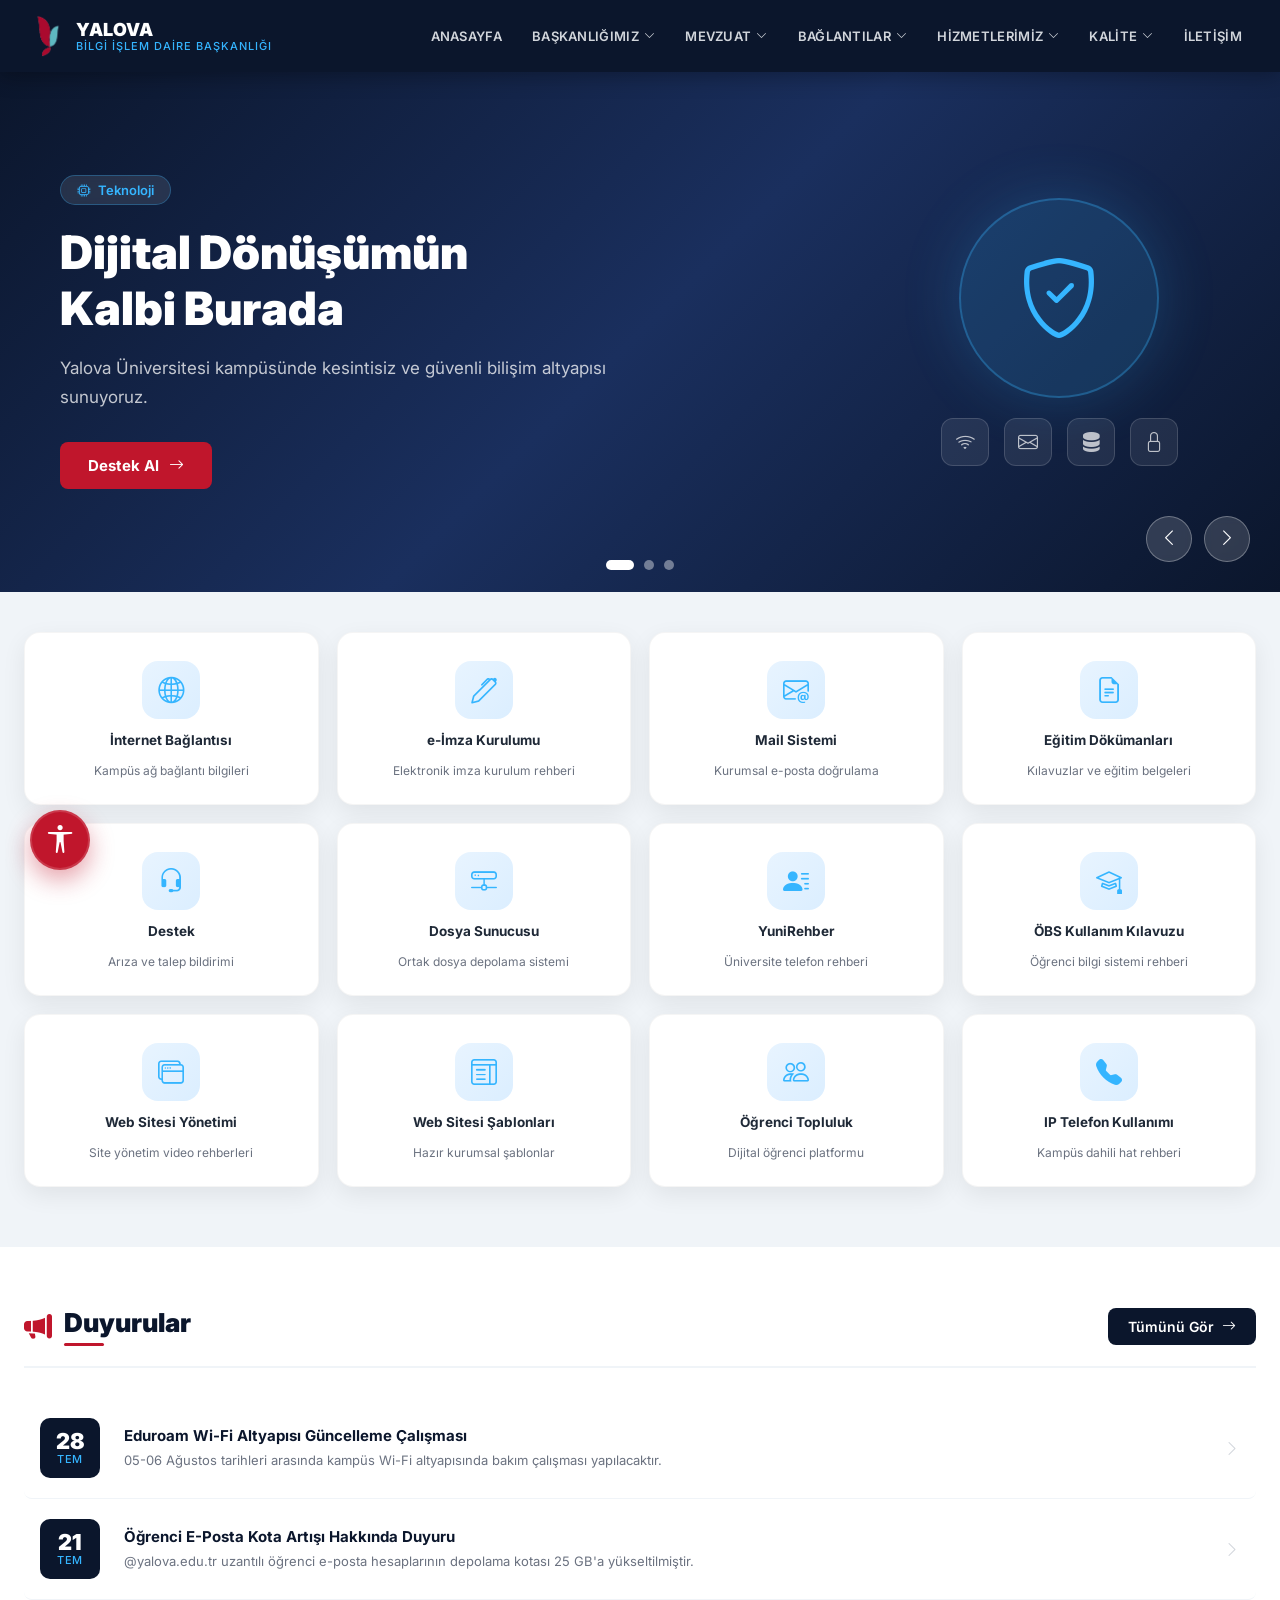
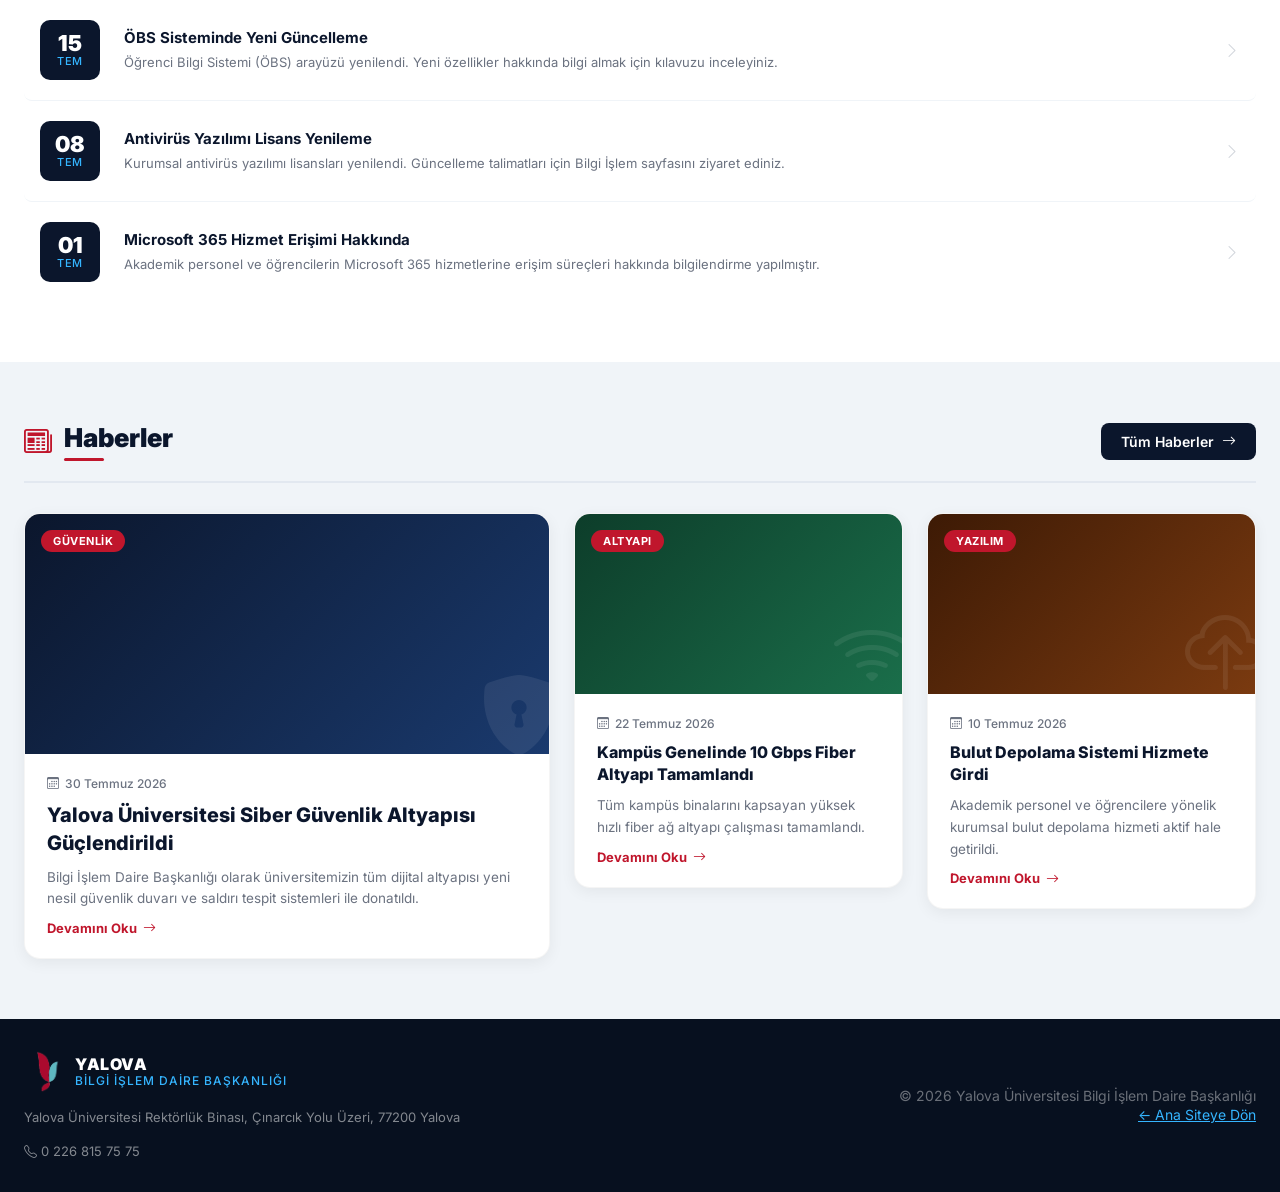
<file: bilgi-islem.html>
﻿<!DOCTYPE html>
<html lang="tr">
<head>
    <meta charset="UTF-8">
    <meta name="viewport" content="width=device-width, initial-scale=1.0">
    <title>Bilgi İşlem Daire Başkanlığı | Yalova Üniversitesi</title>
    <meta name="description" content="Yalova Üniversitesi Bilgi İşlem Daire Başkanlığı resmi sayfası">
    <link rel="preconnect" href="https://fonts.googleapis.com">
    <link rel="preconnect" href="https://fonts.gstatic.com" crossorigin>
    <link href="https://fonts.googleapis.com/css2?family=Inter:wght@300;400;500;600;700;900&display=swap" rel="stylesheet">
    <link href="https://cdn.jsdelivr.net/npm/bootstrap-icons@1.11.3/font/bootstrap-icons.min.css" rel="stylesheet">
    <link rel="stylesheet" href="css/bilgi-islem.css">
    <link rel="stylesheet" href="css/accessibility.css">
</head>
<body>

    <!-- NAVBAR -->
    <header class="bidb-navbar">
        <div class="nav-container">
            <a href="index.html" class="bidb-logo">
                <img src="yeni_logo_transparent.png" alt="Yalova Üniversitesi">
                <div class="bidb-logo-text">YALOVA <span>BİLGİ İŞLEM DAİRE BAŞKANLIĞI</span></div>
            </a>

            <ul class="bidb-menu">
                <li><a href="bilgi-islem.html">ANASAYFA</a></li>
                <li>
                    <a href="#">BAŞKANLIĞIMIZ <i class="bi bi-chevron-down"></i></a>
                    <ul class="bidb-dropdown">
                        <li><a href="https://bidb.yalova.edu.tr/tr/Icerik/Detay/misyon--vizyon">Misyon-Vizyon</a></li>
                        <li><a href="https://bidb.yalova.edu.tr/tr/Icerik/Detay/gorev-tanimlari">Görev Tanımları</a></li>
                        <li><a href="https://bidb.yalova.edu.tr/tr/Personeller/Index/yonetim">Yönetim</a></li>
                        <li><a href="https://bidb.yalova.edu.tr/tr/Personeller/Index/idari">Personeller Listesi</a></li>
                        <li><a href="https://bidb.yalova.edu.tr/Uploads/bidb/Kurumsal/bidb_organizasyon_semasi.pdf">Organizasyon Şeması</a></li>
                        <li><a href="https://bidb.yalova.edu.tr/tr/Icerik/Detay/hizmet-envanteri">Hizmet Envanteri</a></li>
                    </ul>
                </li>
                <li>
                    <a href="#">MEVZUAT <i class="bi bi-chevron-down"></i></a>
                    <ul class="bidb-dropdown">
                        <li><a href="https://yalova.edu.tr/tr/Icerik/Detay/yonetmelikler-2">Yönetmelikler</a></li>
                        <li><a href="https://www.yalova.edu.tr/tr/Icerik/Detay/universite-yonergeler">Yönergeler</a></li>
                        <li><a href="https://yalova.edu.tr/tr/Icerik/Detay/senato-esaslari-">Senato Esasları</a></li>
                        <li><a href="https://yalova.edu.tr/tr/Icerik/Detay/genelgeler">Genelgeler</a></li>
                        <li><a href="https://bidb.yalova.edu.tr/tr/Icerik/Detay/kanunlar">Kanunlar</a></li>
                    </ul>
                </li>
                <li>
                    <a href="#">BAĞLANTILAR <i class="bi bi-chevron-down"></i></a>
                    <ul class="bidb-dropdown">
                        <li><a href="https://dogrulama.yalova.edu.tr">E-Posta Doğrulama</a></li>
                        <li><a href="https://ubs.yalova.edu.tr/Enterprise/OrganizationManagement/PhoneBook/Index">Telefon Rehberi</a></li>
                        <li><a href="https://bidb.yalova.edu.tr/tr/Icerik/Detay/antivirus-programlari">Antivirüs Programları</a></li>
                        <li><a href="https://bidb.yalova.edu.tr/tr/Icerik/Detay/sifre-degistirme-islemleri">Şifre Değiştirme</a></li>
                        <li><a href="https://bidb.yalova.edu.tr/Icerik/Detay/web-sitesi-egitim-videolari">Web Sitesi Yönetim Videoları</a></li>
                    </ul>
                </li>
                <li>
                    <a href="#">HİZMETLERİMİZ <i class="bi bi-chevron-down"></i></a>
                    <ul class="bidb-dropdown">
                        <li><a href="https://ubs.yalova.edu.tr/MYBS/VarlikYonetimi/ServisTalepGiris/Index">Arıza/Talep Takip Sistemi</a></li>
                        <li><a href="https://bidb.yalova.edu.tr/tr/Icerik/Detay/ip-telefon-kullanim-kilavuzu">İP Telefon Kullanımı</a></li>
                        <li><a href="https://bidb.yalova.edu.tr/tr/Icerik/Detay/maxqda-analiz-programi">MaxQda Analiz Programı</a></li>
                    </ul>
                </li>
                <li>
                    <a href="#">KALİTE <i class="bi bi-chevron-down"></i></a>
                    <ul class="bidb-dropdown">
                        <li><a href="https://bkys.yalova.edu.tr/login">BKYS Giriş</a></li>
                        <li><a href="https://kalite.yalova.edu.tr/tr/Icerik/Detay/bkys-egitim-videosu">BKYS Eğitim Videosu</a></li>
                        <li><a href="https://bidb.yalova.edu.tr/tr/Icerik/Detay/Bilgi-Guvenligi-Politikasi">Bilgi Güvenliği Politikası</a></li>
                    </ul>
                </li>
                <li><a href="https://bidb.yalova.edu.tr/tr/iletisim">İLETİŞİM</a></li>
            </ul>

            <button class="mobile-toggle" id="bidbMobileToggle"><i class="bi bi-list"></i></button>
        </div>
    </header>

    <!-- SLIDER -->
    <section class="bidb-slider-section">
        <!-- Slayt 1 -->
        <div class="bidb-slide active">
            <div class="bidb-slide-bg" style="background: linear-gradient(135deg, #0b162c 0%, #1a2f5e 50%, #0b162c 100%);"></div>
            <div class="bidb-slide-content">
                <div class="slide-badge"><i class="bi bi-cpu"></i> Teknoloji</div>
                <h2>Dijital Dönüşümün<br>Kalbi Burada</h2>
                <p>Yalova Üniversitesi kampüsünde kesintisiz ve güvenli bilişim altyapısı sunuyoruz.</p>
                <a href="https://ubs.yalova.edu.tr/MYBS/VarlikYonetimi/ServisTalepGiris/Index" class="slide-cta">Destek Al <i class="bi bi-arrow-right"></i></a>
            </div>
            <div class="bidb-slide-visual">
                <div class="tech-orb">
                    <i class="bi bi-shield-check"></i>
                </div>
                <div class="floating-icons">
                    <span style="--delay:0s"><i class="bi bi-wifi"></i></span>
                    <span style="--delay:0.5s"><i class="bi bi-envelope"></i></span>
                    <span style="--delay:1s"><i class="bi bi-server"></i></span>
                    <span style="--delay:1.5s"><i class="bi bi-lock"></i></span>
                </div>
            </div>
        </div>

        <!-- Slayt 2 -->
        <div class="bidb-slide">
            <div class="bidb-slide-bg" style="background: linear-gradient(135deg, #1a0510 0%, #4a0e1e 50%, #1a0510 100%);"></div>
            <div class="bidb-slide-content">
                <div class="slide-badge"><i class="bi bi-headset"></i> Destek</div>
                <h2>Teknik Destek<br>Her Zaman Yanınızda</h2>
                <p>Arıza ve talep bildirimlerinizi sistemimizden kolayca iletebilirsiniz.</p>
                <a href="https://ubs.yalova.edu.tr/MYBS/VarlikYonetimi/ServisTalepGiris/Index" class="slide-cta">Talep Oluştur <i class="bi bi-arrow-right"></i></a>
            </div>
            <div class="bidb-slide-visual">
                <div class="tech-orb red">
                    <i class="bi bi-tools"></i>
                </div>
                <div class="floating-icons">
                    <span style="--delay:0s"><i class="bi bi-person-check"></i></span>
                    <span style="--delay:0.5s"><i class="bi bi-clock"></i></span>
                    <span style="--delay:1s"><i class="bi bi-telephone"></i></span>
                    <span style="--delay:1.5s"><i class="bi bi-chat-dots"></i></span>
                </div>
            </div>
        </div>

        <!-- Slayt 3 -->
        <div class="bidb-slide">
            <div class="bidb-slide-bg" style="background: linear-gradient(135deg, #051a14 0%, #0d3d2a 50%, #051a14 100%);"></div>
            <div class="bidb-slide-content">
                <div class="slide-badge"><i class="bi bi-wifi"></i> Ağ & İnternet</div>
                <h2>Eduroam ile<br>Sınırsız Bağlantı</h2>
                <p>Kampüsümüzde güvenli ve yüksek hızlı Wi-Fi ağına kesintisiz bağlanın.</p>
                <a href="https://bidb.yalova.edu.tr/tr/Icerik/Detay/sifre-degistirme-islemleri" class="slide-cta">Bağlanma Rehberi <i class="bi bi-arrow-right"></i></a>
            </div>
            <div class="bidb-slide-visual">
                <div class="tech-orb green">
                    <i class="bi bi-wifi"></i>
                </div>
                <div class="floating-icons">
                    <span style="--delay:0s"><i class="bi bi-laptop"></i></span>
                    <span style="--delay:0.5s"><i class="bi bi-phone"></i></span>
                    <span style="--delay:1s"><i class="bi bi-router"></i></span>
                    <span style="--delay:1.5s"><i class="bi bi-broadcast"></i></span>
                </div>
            </div>
        </div>

        <!-- Slider Kontroller -->
        <div class="slider-dots" id="sliderDots"></div>
        <div class="slider-controls">
            <button class="slider-btn" id="bidbPrevBtn"><i class="bi bi-chevron-left"></i></button>
            <button class="slider-btn" id="bidbNextBtn"><i class="bi bi-chevron-right"></i></button>
        </div>
    </section>

    <!-- HIZLI ERİŞİM -->
    <section class="bidb-quick-access">
        <div class="quick-grid">
            <a href="https://bidb.yalova.edu.tr/tr/Icerik/Detay/internet-baglanti-bilgileri" class="quick-card">
                <div class="quick-icon-wrap"><i class="bi bi-globe2"></i></div>
                <h3 class="quick-title">İnternet Bağlantısı</h3>
                <p class="quick-desc">Kampüs ağ bağlantı bilgileri</p>
            </a>
            <a href="https://bidb.yalova.edu.tr/tr/Icerik/Detay/e-imza-kurulumu" class="quick-card">
                <div class="quick-icon-wrap"><i class="bi bi-pen"></i></div>
                <h3 class="quick-title">e-İmza Kurulumu</h3>
                <p class="quick-desc">Elektronik imza kurulum rehberi</p>
            </a>
            <a href="https://dogrulama.yalova.edu.tr" class="quick-card">
                <div class="quick-icon-wrap"><i class="bi bi-envelope-at"></i></div>
                <h3 class="quick-title">Mail Sistemi</h3>
                <p class="quick-desc">Kurumsal e-posta doğrulama</p>
            </a>
            <a href="https://bidb.yalova.edu.tr/Icerik/Detay/web-sitesi-egitim-videolari" class="quick-card">
                <div class="quick-icon-wrap"><i class="bi bi-file-earmark-text"></i></div>
                <h3 class="quick-title">Eğitim Dökümanları</h3>
                <p class="quick-desc">Kılavuzlar ve eğitim belgeleri</p>
            </a>
            <a href="https://ubs.yalova.edu.tr/MYBS/VarlikYonetimi/ServisTalepGiris/Index" class="quick-card">
                <div class="quick-icon-wrap"><i class="bi bi-headset"></i></div>
                <h3 class="quick-title">Destek</h3>
                <p class="quick-desc">Arıza ve talep bildirimi</p>
            </a>
            <a href="https://bidb.yalova.edu.tr/tr/Icerik/Detay/dosya-sunucusu" class="quick-card">
                <div class="quick-icon-wrap"><i class="bi bi-hdd-network"></i></div>
                <h3 class="quick-title">Dosya Sunucusu</h3>
                <p class="quick-desc">Ortak dosya depolama sistemi</p>
            </a>
            <a href="https://ubs.yalova.edu.tr/Enterprise/OrganizationManagement/PhoneBook/Index" class="quick-card">
                <div class="quick-icon-wrap"><i class="bi bi-person-lines-fill"></i></div>
                <h3 class="quick-title">YuniRehber</h3>
                <p class="quick-desc">Üniversite telefon rehberi</p>
            </a>
            <a href="https://bidb.yalova.edu.tr/tr/Icerik/Detay/obs-kullanim-kilavuzu" class="quick-card">
                <div class="quick-icon-wrap"><i class="bi bi-mortarboard"></i></div>
                <h3 class="quick-title">ÖBS Kullanım Kılavuzu</h3>
                <p class="quick-desc">Öğrenci bilgi sistemi rehberi</p>
            </a>
            <a href="https://bidb.yalova.edu.tr/Icerik/Detay/web-sitesi-egitim-videolari" class="quick-card">
                <div class="quick-icon-wrap"><i class="bi bi-window-stack"></i></div>
                <h3 class="quick-title">Web Sitesi Yönetimi</h3>
                <p class="quick-desc">Site yönetim video rehberleri</p>
            </a>
            <a href="https://bidb.yalova.edu.tr/tr/Icerik/Detay/web-sitesi-sablonlari" class="quick-card">
                <div class="quick-icon-wrap"><i class="bi bi-layout-text-window"></i></div>
                <h3 class="quick-title">Web Sitesi Şablonları</h3>
                <p class="quick-desc">Hazır kurumsal şablonlar</p>
            </a>
            <a href="https://bidb.yalova.edu.tr/tr/Icerik/Detay/ogrenci-topluluk" class="quick-card">
                <div class="quick-icon-wrap"><i class="bi bi-people"></i></div>
                <h3 class="quick-title">Öğrenci Topluluk</h3>
                <p class="quick-desc">Dijital öğrenci platformu</p>
            </a>
            <a href="https://bidb.yalova.edu.tr/tr/Icerik/Detay/ip-telefon-kullanim-kilavuzu" class="quick-card">
                <div class="quick-icon-wrap"><i class="bi bi-telephone-fill"></i></div>
                <h3 class="quick-title">IP Telefon Kullanımı</h3>
                <p class="quick-desc">Kampüs dahili hat rehberi</p>
            </a>
        </div>
    </section>

    <!-- DUYURULAR -->
    <section class="bidb-announcements">
        <div class="bidb-ann-container">
            <div class="bidb-ann-header">
                <div class="bidb-ann-title-wrap">
                    <i class="bi bi-megaphone-fill"></i>
                    <h2>Duyurular</h2>
                </div>
                <a href="https://bidb.yalova.edu.tr/tr/Duyurular" class="bidb-ann-all">Tümünü Gör <i class="bi bi-arrow-right"></i></a>
            </div>
            <div class="bidb-ann-list">
                <a href="#" class="bidb-ann-item">
                    <div class="bidb-ann-date">
                        <span class="ann-day">28</span>
                        <span class="ann-month">Tem</span>
                    </div>
                    <div class="bidb-ann-content">
                        <h4>Eduroam Wi-Fi Altyapısı Güncelleme Çalışması</h4>
                        <p>05-06 Ağustos tarihleri arasında kampüs Wi-Fi altyapısında bakım çalışması yapılacaktır.</p>
                    </div>
                    <i class="bi bi-chevron-right bidb-ann-arrow"></i>
                </a>
                <a href="#" class="bidb-ann-item">
                    <div class="bidb-ann-date">
                        <span class="ann-day">21</span>
                        <span class="ann-month">Tem</span>
                    </div>
                    <div class="bidb-ann-content">
                        <h4>Öğrenci E-Posta Kota Artışı Hakkında Duyuru</h4>
                        <p>@yalova.edu.tr uzantılı öğrenci e-posta hesaplarının depolama kotası 25 GB'a yükseltilmiştir.</p>
                    </div>
                    <i class="bi bi-chevron-right bidb-ann-arrow"></i>
                </a>
                <a href="#" class="bidb-ann-item">
                    <div class="bidb-ann-date">
                        <span class="ann-day">15</span>
                        <span class="ann-month">Tem</span>
                    </div>
                    <div class="bidb-ann-content">
                        <h4>ÖBS Sisteminde Yeni Güncelleme</h4>
                        <p>Öğrenci Bilgi Sistemi (ÖBS) arayüzü yenilendi. Yeni özellikler hakkında bilgi almak için kılavuzu inceleyiniz.</p>
                    </div>
                    <i class="bi bi-chevron-right bidb-ann-arrow"></i>
                </a>
                <a href="#" class="bidb-ann-item">
                    <div class="bidb-ann-date">
                        <span class="ann-day">08</span>
                        <span class="ann-month">Tem</span>
                    </div>
                    <div class="bidb-ann-content">
                        <h4>Antivirüs Yazılımı Lisans Yenileme</h4>
                        <p>Kurumsal antivirüs yazılımı lisansları yenilendi. Güncelleme talimatları için Bilgi İşlem sayfasını ziyaret ediniz.</p>
                    </div>
                    <i class="bi bi-chevron-right bidb-ann-arrow"></i>
                </a>
                <a href="#" class="bidb-ann-item">
                    <div class="bidb-ann-date">
                        <span class="ann-day">01</span>
                        <span class="ann-month">Tem</span>
                    </div>
                    <div class="bidb-ann-content">
                        <h4>Microsoft 365 Hizmet Erişimi Hakkında</h4>
                        <p>Akademik personel ve öğrencilerin Microsoft 365 hizmetlerine erişim süreçleri hakkında bilgilendirme yapılmıştır.</p>
                    </div>
                    <i class="bi bi-chevron-right bidb-ann-arrow"></i>
                </a>
            </div>
        </div>
    </section>

    <!-- HABERLER -->
    <section class="bidb-news">
        <div class="bidb-news-container">
            <div class="bidb-news-header">
                <div class="bidb-ann-title-wrap">
                    <i class="bi bi-newspaper"></i>
                    <h2>Haberler</h2>
                </div>
                <a href="https://bidb.yalova.edu.tr" class="bidb-ann-all">Tüm Haberler <i class="bi bi-arrow-right"></i></a>
            </div>
            <div class="bidb-news-grid">
                <!-- Haber 1 -->
                <a href="#" class="bidb-news-card bidb-news-card--featured">
                    <div class="bidb-news-img" style="background: linear-gradient(135deg,#0b162c,#1a3a6e);">
                        <i class="bi bi-shield-lock-fill bidb-news-bg-icon"></i>
                        <div class="bidb-news-badge">Güvenlik</div>
                    </div>
                    <div class="bidb-news-body">
                        <div class="bidb-news-date"><i class="bi bi-calendar3"></i> 30 Temmuz 2026</div>
                        <h3>Yalova Üniversitesi Siber Güvenlik Altyapısı Güçlendirildi</h3>
                        <p>Bilgi İşlem Daire Başkanlığı olarak üniversitemizin tüm dijital altyapısı yeni nesil güvenlik duvarı ve saldırı tespit sistemleri ile donatıldı.</p>
                        <span class="bidb-news-read">Devamını Oku <i class="bi bi-arrow-right"></i></span>
                    </div>
                </a>

                <!-- Haber 2 -->
                <a href="#" class="bidb-news-card">
                    <div class="bidb-news-img" style="background: linear-gradient(135deg,#0d3d2a,#1a6e4a);">
                        <i class="bi bi-wifi bidb-news-bg-icon"></i>
                        <div class="bidb-news-badge">Altyapı</div>
                    </div>
                    <div class="bidb-news-body">
                        <div class="bidb-news-date"><i class="bi bi-calendar3"></i> 22 Temmuz 2026</div>
                        <h3>Kampüs Genelinde 10 Gbps Fiber Altyapı Tamamlandı</h3>
                        <p>Tüm kampüs binalarını kapsayan yüksek hızlı fiber ağ altyapı çalışması tamamlandı.</p>
                        <span class="bidb-news-read">Devamını Oku <i class="bi bi-arrow-right"></i></span>
                    </div>
                </a>

                <!-- Haber 3 -->
                <a href="#" class="bidb-news-card">
                    <div class="bidb-news-img" style="background: linear-gradient(135deg,#3d1a05,#7a3a10);">
                        <i class="bi bi-cloud-upload bidb-news-bg-icon"></i>
                        <div class="bidb-news-badge">Yazılım</div>
                    </div>
                    <div class="bidb-news-body">
                        <div class="bidb-news-date"><i class="bi bi-calendar3"></i> 10 Temmuz 2026</div>
                        <h3>Bulut Depolama Sistemi Hizmete Girdi</h3>
                        <p>Akademik personel ve öğrencilere yönelik kurumsal bulut depolama hizmeti aktif hale getirildi.</p>
                        <span class="bidb-news-read">Devamını Oku <i class="bi bi-arrow-right"></i></span>
                    </div>
                </a>
            </div>
        </div>
    </section>

    <!-- FOOTER BASIT -->
    <footer class="bidb-footer">
        <div class="bidb-footer-inner">
            <div class="bidb-footer-left">
                <a href="index.html" class="bidb-logo" style="text-decoration:none;">
                    <img src="yeni_logo_transparent.png" alt="Yalova Üniversitesi" style="height:45px;">
                    <div class="bidb-logo-text" style="font-size:16px;">YALOVA <span style="font-size:12px;">BİLGİ İŞLEM DAİRE BAŞKANLIĞI</span></div>
                </a>
                <p>Yalova Üniversitesi Rektörlük Binası, Çınarcık Yolu Üzeri, 77200 Yalova</p>
                <p><i class="bi bi-telephone"></i> 0 226 815 75 75</p>
            </div>
            <div class="bidb-footer-right">
                <p style="color: rgba(255,255,255,0.4); font-size:14px;">© 2026 Yalova Üniversitesi Bilgi İşlem Daire Başkanlığı</p>
                <a href="index.html" style="color: #35b5ff; font-size:14px;">← Ana Siteye Dön</a>
            </div>
        </div>
    </footer>

    <script src="js/bidb-slider.js"></script>
    <!-- ERİŞİLEBİLİRLİK MENÜSÜ -->
    <button class="a11y-trigger" id="a11yTrigger" aria-label="Erişilebilirlik Menüsünü Aç">
        <i class="bi bi-universal-access"></i>
    </button>
    <div class="a11y-panel" id="a11yPanel">
        <div class="a11y-header">
            <h3><i class="bi bi-universal-access-circle"></i> Erişilebilirlik</h3>
            <button class="a11y-close" id="a11yClose"><i class="bi bi-x-lg"></i></button>
        </div>
        <div class="a11y-options">
            <button class="a11y-btn" id="btnHighContrast"><i class="bi bi-circle-half"></i> Yüksek Karşıtlık</button>
            <button class="a11y-btn" id="btnLargeText"><i class="bi bi-zoom-in"></i> Metni Büyüt</button>
            <button class="a11y-btn" id="btnReadableFont"><i class="bi bi-fonts"></i> Okunabilir Font</button>
            <button class="a11y-btn" id="btnHighlightLinks"><i class="bi bi-link-45deg"></i> Bağlantıları Vurgula</button>
            <button class="a11y-btn" id="btnStopAnimations"><i class="bi bi-pause-circle"></i> Animasyonları Durdur</button>
            <button class="a11y-btn a11y-reset" id="btnA11yReset"><i class="bi bi-arrow-counterclockwise"></i> Ayarları Sıfırla</button>
        </div>
    </div>
    <script src="js/accessibility.js"></script>
</body>
</html>
</file>
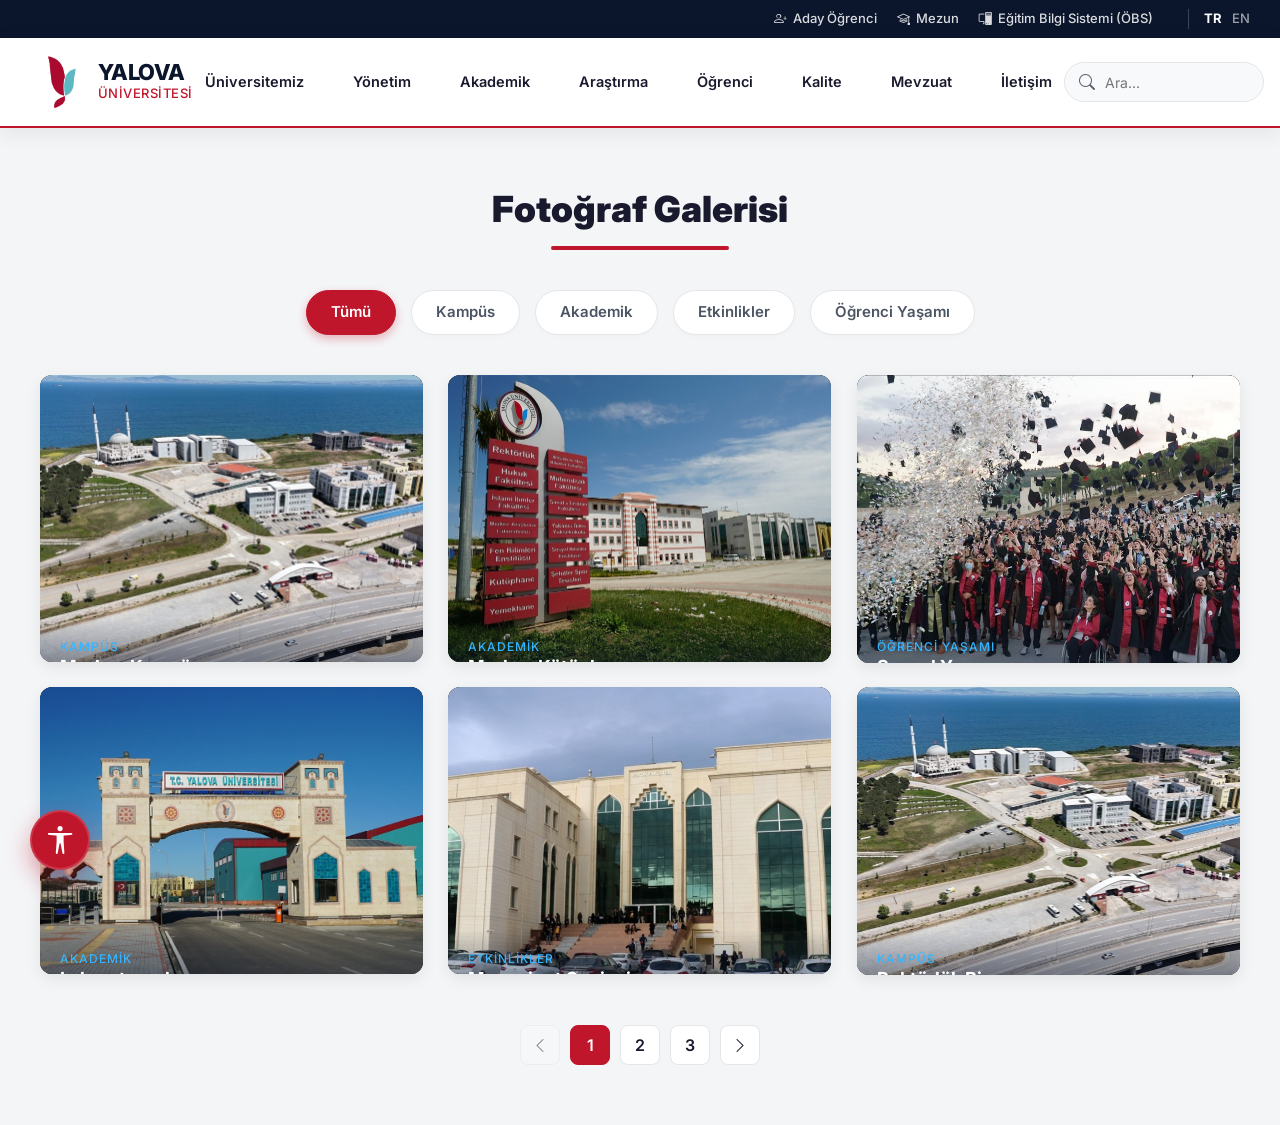
<file: galeri.html>
﻿<!DOCTYPE html>
<html lang="tr">
<head>
    <meta charset="UTF-8">
    <meta name="viewport" content="width=device-width, initial-scale=1.0">
    <title>Yalova Üniversitesi</title>
    <meta name="description" content="Yalova Üniversitesi resmi web sitesi">
    <link rel="preconnect" href="https://fonts.googleapis.com">
    <link rel="preconnect" href="https://fonts.gstatic.com" crossorigin>
    <link href="https://fonts.googleapis.com/css2?family=Inter:wght@300;400;500;600;700&display=swap" rel="stylesheet">
    <link href="https://cdn.jsdelivr.net/npm/bootstrap@5.3.3/dist/css/bootstrap.min.css" rel="stylesheet">
    <link href="https://cdn.jsdelivr.net/npm/bootstrap-icons@1.11.3/font/bootstrap-icons.min.css" rel="stylesheet">
    <link rel="stylesheet" href="css/navbar.css">
    <link rel="stylesheet" href="css/slider.css">
    <link rel="stylesheet" href="css/quick-access.css">
    <link rel="stylesheet" href="css/news.css">
    <link rel="stylesheet" href="css/announcements.css?v=5">
    <link rel="stylesheet" href="css/events.css">
    <link rel="stylesheet" href="css/stats.css">
    <link rel="stylesheet" href="css/gallery.css">
    <link rel="stylesheet" href="css/footer.css">
    <link rel="stylesheet" href="css/galeri-sayfasi.css">
    <link rel="stylesheet" href="css/accessibility.css">
</head>
<body>

            <!-- ===== TOP NAVBAR ===== -->
        <!-- ===== TOP BAR ===== -->
    <div class="top-bar">
        <div class="top-bar-container">
            <a href="#" class="top-bar-link"><i class="bi bi-person-plus"></i> Aday Öğrenci</a>
            <a href="#" class="top-bar-link"><i class="bi bi-mortarboard"></i> Mezun</a>
            <a href="#" class="top-bar-link"><i class="bi bi-pc-display"></i> Eğitim Bilgi Sistemi (ÖBS)</a>
            <div class="top-bar-lang">
                <a href="#" class="lang-option active">TR</a>
                <a href="#" class="lang-option">EN</a>
            </div>
        </div>
    </div>
    <header class="main-navbar">
        <div class="navbar-container">
            <!-- LOGO -->
            <a href="index.html" class="nav-logo-wrapper" style="text-decoration:none;">
                <img src="yeni_logo_transparent.png" alt="Yalova Üniversitesi" class="nav-logo-img">
                <div class="nav-logo-text">
                    <span class="nav-logo-title">YALOVA</span>
                    <span class="nav-logo-sub">ÜNİVERSİTESİ</span>
                </div>
            </a>

            <!-- MENU -->
            <nav class="nav-menu" id="navMenu">
                <!-- ÜNİVERSİTEMİZ -->
                <div class="nav-item-dropdown">
                    <a href="#" class="nav-link">Üniversitemiz</a>
                    <div class="mega-menu">
                        <div class="mega-menu-container">
                            <div class="mega-col">
                                <div class="mega-col-title">Kurumsal</div>
                                <a href="#" class="mega-link"><i class="bi bi-chevron-right"></i> Tarihçe</a>
                                <a href="#" class="mega-link"><i class="bi bi-chevron-right"></i> Misyon, Vizyon ve Değerlerimiz</a>
                                <a href="#" class="mega-link"><i class="bi bi-chevron-right"></i> Organizasyon Şeması</a>
                                <a href="#" class="mega-link"><i class="bi bi-chevron-right"></i> 2024-2028 Stratejik Planı</a>
                            </div>
                            <div class="mega-col">
                                <div class="mega-col-title">Genel Bilgi</div>
                                <a href="#" class="mega-link"><i class="bi bi-chevron-right"></i> Üniversitemizi Keşfedin</a>
                                <a href="#" class="mega-link"><i class="bi bi-chevron-right"></i> Sayılarla Üniversitemiz</a>
                                <a href="#" class="mega-link"><i class="bi bi-chevron-right"></i> Ziyaret Talep Formu</a>
                                <a href="#" class="mega-link"><i class="bi bi-chevron-right"></i> İş Birliklerimiz</a>
                                <a href="#" class="mega-link"><i class="bi bi-chevron-right"></i> E-Bülten</a>
                            </div>
                            <div class="mega-col">
                                <div class="mega-col-title">Komisyonlar</div>
                                <a href="#" class="mega-link"><i class="bi bi-chevron-right"></i> Bologna Eşgüdüm Komisyonu</a>
                                <a href="#" class="mega-link"><i class="bi bi-chevron-right"></i> Senato Mevzuat Komisyonu</a>
                                <a href="#" class="mega-link"><i class="bi bi-chevron-right"></i> Senato Eğitim Komisyonu</a>
                            </div>
                            <div class="mega-col">
                                <div class="mega-col-title">Tanıtım</div>
                                <a href="#" class="mega-link"><i class="bi bi-chevron-right"></i> Kurumsal Kimlik Rehberi</a>
                                <a href="#" class="mega-link"><i class="bi bi-chevron-right"></i> Yerleşke</a>
                                <a href="#" class="mega-link"><i class="bi bi-chevron-right"></i> Tanıtım Filmi</a>
                                <a href="#" class="mega-link"><i class="bi bi-chevron-right"></i> Sosyal Medya Hesaplarımız</a>
                            </div>
                        </div>
                    </div>
                </div>

                <!-- YÖNETİM -->
                <div class="nav-item-dropdown">
                    <a href="#" class="nav-link">Yönetim</a>
                    <div class="mega-menu">
                        <div class="mega-menu-container">
                            <div class="mega-col">
                                <div class="mega-col-title">Rektörlük</div>
                                <a href="#" class="mega-link"><i class="bi bi-chevron-right"></i> Rektör</a>
                                <a href="#" class="mega-link"><i class="bi bi-chevron-right"></i> Rektör Yardımcıları</a>
                                <a href="#" class="mega-link"><i class="bi bi-chevron-right"></i> Rektör Danışmanları</a>
                                <a href="#" class="mega-link"><i class="bi bi-chevron-right"></i> Üniversite Senatosu</a>
                                <a href="#" class="mega-link"><i class="bi bi-chevron-right"></i> Üniversite Yönetim Kurulu</a>
                                <a href="#" class="mega-link"><i class="bi bi-chevron-right"></i> İç Denetim Birimi Başkanlığı</a>
                                <a href="#" class="mega-link"><i class="bi bi-chevron-right"></i> Özel Kalem Müdürlüğü</a>
                            </div>
                            <div class="mega-col">
                                <div class="mega-col-title">Genel Sekreterlik</div>
                                <a href="#" class="mega-link"><i class="bi bi-chevron-right"></i> Genel Sekreterlik</a>
                                <a href="#" class="mega-link"><i class="bi bi-chevron-right"></i> Belge Yönetimi ve Arşiv Müd.</a>
                                <a href="#" class="mega-link"><i class="bi bi-chevron-right"></i> Güvenlik Şube Müd.</a>
                                <a href="#" class="mega-link"><i class="bi bi-chevron-right"></i> Taşınır İşlemleri Şube Müd.</a>
                                <a href="#" class="mega-link"><i class="bi bi-chevron-right"></i> Yazı İşleri ve Genel Evrak</a>
                                <a href="#" class="mega-link"><i class="bi bi-chevron-right"></i> Arama Kurtarma Birimi (YÜAK)</a>
                            </div>
                            <div class="mega-col">
                                <div class="mega-col-title">Daire Başkanlıkları</div>
                                <a href="bilgi-islem.html" class="mega-link"><i class="bi bi-chevron-right"></i> Bilgi İşlem (BİDB)</a>
                                <a href="#" class="mega-link"><i class="bi bi-chevron-right"></i> İdari ve Mali İşler</a>
                                <a href="#" class="mega-link"><i class="bi bi-chevron-right"></i> Kütüphane ve Dokümantasyon</a>
                                <a href="#" class="mega-link"><i class="bi bi-chevron-right"></i> Öğrenci İşleri</a>
                                <a href="#" class="mega-link"><i class="bi bi-chevron-right"></i> Personel Daire Başk.</a>
                                <a href="#" class="mega-link"><i class="bi bi-chevron-right"></i> SKS Daire Başkanlığı</a>
                                <a href="#" class="mega-link"><i class="bi bi-chevron-right"></i> Strateji Geliştirme</a>
                                <a href="#" class="mega-link"><i class="bi bi-chevron-right"></i> Yapı İşleri ve Teknik</a>
                            </div>
                            <div class="mega-col">
                                <div class="mega-col-title">İdari Birimler</div>
                                <a href="#" class="mega-link"><i class="bi bi-chevron-right"></i> Döner Sermaye İşletme Müd.</a>
                                <a href="#" class="mega-link"><i class="bi bi-chevron-right"></i> Enerji Yönetim Birimi</a>
                                <a href="#" class="mega-link"><i class="bi bi-chevron-right"></i> Hukuk Müşavirliği</a>
                                <a href="#" class="mega-link"><i class="bi bi-chevron-right"></i> Kurumsal İletişim ve Tanıtım</a>
                            </div>
                        </div>
                    </div>
                </div>

                <!-- AKADEMİK -->
                <div class="nav-item-dropdown">
                    <a href="#" class="nav-link">Akademik</a>
                    <div class="mega-menu">
                        <div class="mega-menu-container">
                            <div class="mega-col">
                                <div class="mega-col-title">Fakülteler</div>
                                <a href="#" class="mega-link"><i class="bi bi-chevron-right"></i> Hukuk Fakültesi</a>
                                <a href="#" class="mega-link"><i class="bi bi-chevron-right"></i> İktisadi ve İdari Bilimler</a>
                                <a href="#" class="mega-link"><i class="bi bi-chevron-right"></i> İnsan ve Toplum Bilimleri</a>
                                <a href="#" class="mega-link"><i class="bi bi-chevron-right"></i> İlahiyat Fakültesi</a>
                                <a href="#" class="mega-link"><i class="bi bi-chevron-right"></i> Mühendislik Fakültesi</a>
                            </div>
                            <div class="mega-col">
                                <div class="mega-col-title">Fakülteler (Devamı)</div>
                                <a href="#" class="mega-link"><i class="bi bi-chevron-right"></i> Sağlık Bilimleri Fakültesi</a>
                                <a href="#" class="mega-link"><i class="bi bi-chevron-right"></i> Sanat ve Tasarım Fakültesi</a>
                                <a href="#" class="mega-link"><i class="bi bi-chevron-right"></i> Spor Bilimleri Fakültesi</a>
                                <a href="#" class="mega-link"><i class="bi bi-chevron-right"></i> Tıp Fakültesi</a>
                            </div>
                            <div class="mega-col">
                                <div class="mega-col-title">Enstitüler & Yüksekokullar</div>
                                <a href="#" class="mega-link"><i class="bi bi-chevron-right"></i> Lisansüstü Eğitim Enstitüsü</a>
                                <a href="#" class="mega-link"><i class="bi bi-chevron-right"></i> Yabancı Diller Yüksekokulu</a>
                            </div>
                            <div class="mega-col">
                                <div class="mega-col-title">Meslek Yüksekokulları</div>
                                <a href="#" class="mega-link"><i class="bi bi-chevron-right"></i> Altınova MYO</a>
                                <a href="#" class="mega-link"><i class="bi bi-chevron-right"></i> Armutlu MYO</a>
                                <a href="#" class="mega-link"><i class="bi bi-chevron-right"></i> Çınarcık MYO</a>
                                <a href="#" class="mega-link"><i class="bi bi-chevron-right"></i> Termal Sağlık Hizmetleri MYO</a>
                                <a href="#" class="mega-link"><i class="bi bi-chevron-right"></i> Yalova MYO</a>
                            </div>
                        </div>
                    </div>
                </div>

                <!-- ARAŞTIRMA -->
                <div class="nav-item-dropdown">
                    <a href="#" class="nav-link">Araştırma</a>
                    <div class="mega-menu">
                        <div class="mega-menu-container">
                            <div class="mega-col">
                                <div class="mega-col-title">Uygulama ve Arş. Merkezleri</div>
                                <a href="#" class="mega-link"><i class="bi bi-chevron-right"></i> Acil Durum ve Afet Yönetimi</a>
                                <a href="#" class="mega-link"><i class="bi bi-chevron-right"></i> Engelli Çalışmaları</a>
                                <a href="#" class="mega-link"><i class="bi bi-chevron-right"></i> Fizyoterapi ve Rehabilitasyon</a>
                                <a href="#" class="mega-link"><i class="bi bi-chevron-right"></i> Girişimcilik ve İşletmecilik (YÜGİM)</a>
                                <a href="#" class="mega-link"><i class="bi bi-chevron-right"></i> Merkezi Araştırma Lab. (YÜMERLAB)</a>
                                <a href="#" class="mega-link"><i class="bi bi-chevron-right"></i> İslami Çalışmalar</a>
                            </div>
                            <div class="mega-col">
                                <div class="mega-col-title">Uygulama ve Arş. Merkezleri</div>
                                <a href="#" class="mega-link"><i class="bi bi-chevron-right"></i> Sürekli Eğitim (YÜSEM)</a>
                                <a href="#" class="mega-link"><i class="bi bi-chevron-right"></i> Kadın ve Aile Araştırmaları (YÜKAM)</a>
                                <a href="#" class="mega-link"><i class="bi bi-chevron-right"></i> Siber Güvenlik</a>
                                <a href="#" class="mega-link"><i class="bi bi-chevron-right"></i> Türkçe Öğretimi (YTÖMER)</a>
                                <a href="#" class="mega-link"><i class="bi bi-chevron-right"></i> Türk Dünyası Çalışmaları</a>
                                <a href="#" class="mega-link"><i class="bi bi-chevron-right"></i> Teknoloji Transfer Ofisi</a>
                            </div>
                            <div class="mega-col">
                                <div class="mega-col-title">Diğer Birimler</div>
                                <a href="#" class="mega-link"><i class="bi bi-chevron-right"></i> Uzaktan Eğitim (YÜZEM)</a>
                                <a href="#" class="mega-link"><i class="bi bi-chevron-right"></i> Uluslararası Öğrenci Koordinasyon</a>
                            </div>
                        </div>
                    </div>
                </div>

                <!-- ÖĞRENCİ -->
                <div class="nav-item-dropdown">
                    <a href="#" class="nav-link">Öğrenci</a>
                    <div class="mega-menu">
                        <div class="mega-menu-container">
                            <div class="mega-col">
                                <div class="mega-col-title">Hizmetler</div>
                                <a href="#" class="mega-link"><i class="bi bi-chevron-right"></i> Aday Öğrenciler</a>
                                <a href="#" class="mega-link"><i class="bi bi-chevron-right"></i> Akademik Takvim</a>
                                <a href="#" class="mega-link"><i class="bi bi-chevron-right"></i> Aylık Yemek Menüsü</a>
                                <a href="#" class="mega-link"><i class="bi bi-chevron-right"></i> Diploma Sorgulama</a>
                                <a href="#" class="mega-link"><i class="bi bi-chevron-right"></i> Mezun Portalı</a>
                            </div>
                            <div class="mega-col">
                                <div class="mega-col-title">İletişim & Yaşam</div>
                                <a href="#" class="mega-link"><i class="bi bi-chevron-right"></i> Öğrenci Bilgi Sistemi</a>
                                <a href="#" class="mega-link"><i class="bi bi-chevron-right"></i> Telefon Rehberi</a>
                                <a href="#" class="mega-link"><i class="bi bi-chevron-right"></i> Yalova'da Yaşam</a>
                                <a href="#" class="mega-link"><i class="bi bi-chevron-right"></i> Yerleşkede Hayat</a>
                            </div>
                        </div>
                    </div>
                </div>

                <!-- KALİTE -->
                <div class="nav-item-dropdown">
                    <a href="#" class="nav-link">Kalite</a>
                    <div class="mega-menu">
                        <div class="mega-menu-container">
                            <div class="mega-col">
                                <div class="mega-col-title">Sistemler</div>
                                <a href="#" class="mega-link"><i class="bi bi-chevron-right"></i> BKYS Giriş</a>
                                <a href="#" class="mega-link"><i class="bi bi-chevron-right"></i> BKYS Eğitim Videosu</a>
                                <a href="#" class="mega-link"><i class="bi bi-chevron-right"></i> BKYS Dokümantasyon</a>
                            </div>
                            <div class="mega-col">
                                <div class="mega-col-title">Kurullar</div>
                                <a href="#" class="mega-link"><i class="bi bi-chevron-right"></i> Danışma Kurulu</a>
                                <a href="#" class="mega-link"><i class="bi bi-chevron-right"></i> Akran Değerlendirme</a>
                                <a href="#" class="mega-link"><i class="bi bi-chevron-right"></i> Kalite Öğrenci Faaliyetleri</a>
                            </div>
                        </div>
                    </div>
                </div>

                <a href="#" class="nav-link">Mevzuat</a>
                <a href="iletisim.html" class="nav-link">İletişim</a>

            </nav>

            <!-- ACTIONS -->
            <div class="nav-actions">
                <div class="nav-search">
                    <i class="bi bi-search"></i>
                    <input type="text" placeholder="Ara...">
                </div>
                <!-- Sadece arama kaldı, butonlar Topbar'a taşındı -->
                <button class="mobile-toggle" id="mobileToggle"><i class="bi bi-list"></i></button>
            </div>
        </div>
    </header>

    <!-- ANA İÇERİK -->
        <main class="main-content" id="mainContent" style="padding: 0;">
        <section class="gallery-page-section">
            <div class="gallery-page-header">
                <h1 class="gallery-page-title">Fotoğraf Galerisi</h1>
            </div>

            <!-- Filtre Butonları -->
            <div class="gallery-filter-bar">
                <button class="filter-btn active" data-filter="all">Tümü</button>
                <button class="filter-btn" data-filter="kampus">Kampüs</button>
                <button class="filter-btn" data-filter="akademik">Akademik</button>
                <button class="filter-btn" data-filter="etkinlik">Etkinlikler</button>
                <button class="filter-btn" data-filter="yasam">Öğrenci Yaşamı</button>
            </div>

            <!-- Fotoğraf Izgarası (Grid) -->
            <div class="gallery-grid" id="galleryGrid">
                <!-- JS tarafından doldurulacak -->
            </div>

            <!-- Sayfalama (Pagination) -->
            <div class="gallery-pagination" id="galleryPagination">
                <!-- JS tarafından doldurulacak -->
            </div>
        </section>
    </main>

    <script src="https://cdn.jsdelivr.net/npm/bootstrap@5.3.3/dist/js/bootstrap.bundle.min.js"></script>
    <script src="js/navbar.js"></script>
    <script src="js/slider.js"></script>
    <script>
        // Haber kartları scroll navigasyonu
        function scrollNews(dir) {
            const track = document.getElementById('newsTrack');
            track.scrollBy({ left: dir * 370, behavior: 'smooth' });
        }

        // Duyurular scroll navigasyonu
        function scrollAnnouncements(dir) {
            const track = document.getElementById('annTrack');
            track.scrollBy({ left: dir * 460, behavior: 'smooth' });
        }

        // Duyurular Otomatik Kayma (Auto-play) Efekti
        document.addEventListener('DOMContentLoaded', function() {
            const annTrack = document.getElementById('annTrack');
            let annAutoScroll;
            
            function startAnnAutoScroll() {
                annAutoScroll = setInterval(() => {
                    if (!annTrack) return;
                    // Eğer sona ulaştıysak başa dön
                    if (annTrack.scrollLeft + annTrack.clientWidth >= annTrack.scrollWidth - 10) {
                        annTrack.scrollTo({ left: 0, behavior: 'smooth' });
                    } else {
                        annTrack.scrollBy({ left: 460, behavior: 'smooth' });
                    }
                }, 3500); // 3.5 saniyede bir kayar
            }

            function stopAnnAutoScroll() {
                clearInterval(annAutoScroll);
            }

            if (annTrack) {
                startAnnAutoScroll();
                // Mouse üzerine geldiğinde durdur, çekince tekrar başlat
                annTrack.addEventListener('mouseenter', stopAnnAutoScroll);
                annTrack.addEventListener('mouseleave', startAnnAutoScroll);
            }
        });

        // İstatistik Rakam Sayacı (Counter Animation)
        document.addEventListener('DOMContentLoaded', () => {
            const counters = document.querySelectorAll('.counter');
            
            const animateCounters = (entries, observer) => {
                entries.forEach(entry => {
                    if (entry.isIntersecting) {
                        const targetElement = entry.target;
                        const targetValue = +targetElement.getAttribute('data-target');
                        const duration = 2000; // 2 saniye
                        const frameRate = 1000 / 60; // 60 fps
                        const totalFrames = Math.round(duration / frameRate);
                        let currentFrame = 0;
                        
                        const counterInterval = setInterval(() => {
                            currentFrame++;
                            const progress = currentFrame / totalFrames;
                            // Easing out cubic
                            const easeOutProgress = 1 - Math.pow(1 - progress, 3);
                            const currentValue = Math.round(targetValue * easeOutProgress);
                            
                            // Sayıyı formatla (örn: 18500 -> 18.500)
                            targetElement.innerText = currentValue.toLocaleString('tr-TR');
                            
                            if (currentFrame >= totalFrames) {
                                clearInterval(counterInterval);
                                targetElement.innerText = targetValue.toLocaleString('tr-TR');
                            }
                        }, frameRate);
                        
                        // Animasyon bittikten sonra izlemeyi bırak
                        observer.unobserve(targetElement);
                    }
                });
            };

            const observer = new IntersectionObserver(animateCounters, {
                threshold: 0.5 // Ekranda %50'si göründüğünde başla
            });

            counters.forEach(counter => {
                observer.observe(counter);
            });
        });
    </script>
    <script src="js/galeri-sayfasi.js"></script>
    <!-- ERİŞİLEBİLİRLİK MENÜSÜ -->
    <button class="a11y-trigger" id="a11yTrigger" aria-label="Erişilebilirlik Menüsünü Aç">
        <i class="bi bi-universal-access"></i>
    </button>
    <div class="a11y-panel" id="a11yPanel">
        <div class="a11y-header">
            <h3><i class="bi bi-universal-access-circle"></i> Erişilebilirlik</h3>
            <button class="a11y-close" id="a11yClose"><i class="bi bi-x-lg"></i></button>
        </div>
        <div class="a11y-options">
            <button class="a11y-btn" id="btnHighContrast"><i class="bi bi-circle-half"></i> Yüksek Karşıtlık</button>
            <button class="a11y-btn" id="btnLargeText"><i class="bi bi-zoom-in"></i> Metni Büyüt</button>
            <button class="a11y-btn" id="btnReadableFont"><i class="bi bi-fonts"></i> Okunabilir Font</button>
            <button class="a11y-btn" id="btnHighlightLinks"><i class="bi bi-link-45deg"></i> Bağlantıları Vurgula</button>
            <button class="a11y-btn" id="btnStopAnimations"><i class="bi bi-pause-circle"></i> Animasyonları Durdur</button>
            <button class="a11y-btn a11y-reset" id="btnA11yReset"><i class="bi bi-arrow-counterclockwise"></i> Ayarları Sıfırla</button>
        </div>
    </div>
    <script src="js/accessibility.js"></script>
</body>
</html>
</file>
<file: css/bilgi-islem.css>
/* =========================================
   BİLGİ İŞLEM DAİRE BAŞKANLIĞI — BİDB CSS
   TAMAMEN İZOLE — ANA SAYFA İLE ÇAKIŞMAZ
   ========================================= */

*, *::before, *::after { box-sizing: border-box; margin: 0; padding: 0; }

:root {
    --red:    #C0162C;
    --red-dk: #a01022;
    --navy:   #0b162c;
    --cyan:   #35b5ff;
    --bg:     #f0f4f8;
    --white:  #ffffff;
    --text:   #1f2937;
    --muted:  #6b7280;
}

body {
    font-family: 'Inter', sans-serif;
    background: var(--bg);
    color: var(--text);
    overflow-x: hidden;
}

/* ——— NAVBAR ——— */
.bidb-navbar {
    background: var(--navy);
    position: sticky;
    top: 0;
    z-index: 1000;
    box-shadow: 0 4px 20px rgba(0,0,0,0.3);
}

.nav-container {
    max-width: 1400px;
    margin: 0 auto;
    display: flex;
    justify-content: space-between;
    align-items: center;
    padding: 0 24px;
    height: 72px;
}

.bidb-logo {
    display: flex;
    align-items: center;
    gap: 12px;
    text-decoration: none;
}
.bidb-logo img { height: 46px; }
.bidb-logo-text {
    color: #fff;
    font-size: 18px;
    font-weight: 900;
    line-height: 1.2;
    letter-spacing: 0.5px;
}
.bidb-logo-text span {
    display: block;
    font-size: 11px;
    font-weight: 500;
    color: var(--cyan);
    letter-spacing: 1px;
    text-transform: uppercase;
}

.bidb-menu {
    list-style: none;
    display: flex;
    gap: 2px;
}
.bidb-menu > li { position: relative; }
.bidb-menu > li > a {
    display: flex;
    align-items: center;
    gap: 5px;
    color: #d1d5db;
    text-decoration: none;
    font-size: 13px;
    font-weight: 600;
    padding: 8px 14px;
    border-radius: 6px;
    transition: all 0.25s;
    letter-spacing: 0.3px;
}
.bidb-menu > li > a:hover,
.bidb-menu > li > a.active {
    background: rgba(255,255,255,0.12);
    color: #fff;
}
.bidb-menu > li > a i { font-size: 11px; transition: transform 0.25s; }
.bidb-menu > li:hover > a i { transform: rotate(180deg); }

/* Dropdown */
.bidb-dropdown {
    position: absolute;
    top: calc(100% + 8px);
    left: 0;
    background: #fff;
    min-width: 230px;
    list-style: none;
    padding: 8px 0;
    border-radius: 10px;
    box-shadow: 0 12px 35px rgba(0,0,0,0.12);
    border-top: 3px solid var(--red);
    opacity: 0;
    visibility: hidden;
    transform: translateY(8px);
    transition: all 0.25s;
}
.bidb-menu > li:hover .bidb-dropdown {
    opacity: 1;
    visibility: visible;
    transform: translateY(0);
}
.bidb-dropdown li a {
    display: block;
    padding: 9px 20px;
    font-size: 13.5px;
    color: var(--text);
    text-decoration: none;
    transition: all 0.2s;
}
.bidb-dropdown li a:hover {
    background: #f9fafb;
    color: var(--red);
    padding-left: 26px;
}

.mobile-toggle {
    display: none;
    background: none;
    border: none;
    color: #fff;
    font-size: 26px;
    cursor: pointer;
}

/* ——— SLIDER ——— */
.bidb-slider-section {
    position: relative;
    height: 520px;
    overflow: hidden;
}

.bidb-slide {
    position: absolute;
    inset: 0;
    display: flex;
    align-items: center;
    opacity: 0;
    transition: opacity 0.8s ease;
}
.bidb-slide.active { opacity: 1; }

.bidb-slide-bg {
    position: absolute;
    inset: 0;
    z-index: 0;
}

/* Sol içerik */
.bidb-slide-content {
    position: relative;
    z-index: 2;
    padding: 60px;
    max-width: 55%;
}
.slide-badge {
    display: inline-flex;
    align-items: center;
    gap: 8px;
    background: rgba(255,255,255,0.1);
    color: var(--cyan);
    padding: 6px 16px;
    border-radius: 20px;
    font-size: 13px;
    font-weight: 600;
    border: 1px solid rgba(53,181,255,0.3);
    margin-bottom: 20px;
    backdrop-filter: blur(4px);
}
.bidb-slide-content h2 {
    color: #fff;
    font-size: 46px;
    font-weight: 900;
    line-height: 1.2;
    margin-bottom: 18px;
}
.bidb-slide-content p {
    color: rgba(255,255,255,0.75);
    font-size: 17px;
    line-height: 1.7;
    margin-bottom: 30px;
}
.slide-cta {
    display: inline-flex;
    align-items: center;
    gap: 10px;
    background: var(--red);
    color: #fff;
    text-decoration: none;
    padding: 14px 28px;
    border-radius: 8px;
    font-weight: 700;
    font-size: 15px;
    transition: all 0.3s;
}
.slide-cta:hover {
    background: var(--red-dk);
    color: #fff;
    transform: translateX(4px);
}

/* Sağ görsel animasyon */
.bidb-slide-visual {
    position: absolute;
    right: 8%;
    z-index: 2;
    display: flex;
    flex-direction: column;
    align-items: center;
    gap: 20px;
}

.tech-orb {
    width: 200px;
    height: 200px;
    border-radius: 50%;
    background: rgba(53,181,255,0.15);
    border: 2px solid rgba(53,181,255,0.3);
    display: flex;
    align-items: center;
    justify-content: center;
    font-size: 80px;
    color: var(--cyan);
    animation: pulseOrb 3s infinite ease-in-out;
    box-shadow: 0 0 60px rgba(53,181,255,0.2);
}
.tech-orb.red {
    background: rgba(192,22,44,0.15);
    border-color: rgba(192,22,44,0.3);
    color: #ff6b84;
    box-shadow: 0 0 60px rgba(192,22,44,0.2);
}
.tech-orb.green {
    background: rgba(16,185,129,0.15);
    border-color: rgba(16,185,129,0.3);
    color: #34d399;
    box-shadow: 0 0 60px rgba(16,185,129,0.2);
}
@keyframes pulseOrb {
    0%,100% { transform: scale(1); }
    50% { transform: scale(1.07); }
}

.floating-icons {
    display: flex;
    gap: 15px;
}
.floating-icons span {
    width: 48px;
    height: 48px;
    border-radius: 12px;
    background: rgba(255,255,255,0.08);
    border: 1px solid rgba(255,255,255,0.15);
    display: flex;
    align-items: center;
    justify-content: center;
    color: rgba(255,255,255,0.7);
    font-size: 20px;
    animation: floatIcon 2.5s infinite ease-in-out;
    animation-delay: var(--delay);
}
@keyframes floatIcon {
    0%,100% { transform: translateY(0); }
    50% { transform: translateY(-8px); }
}

/* Slider kontroller */
.slider-dots {
    position: absolute;
    bottom: 22px;
    left: 50%;
    transform: translateX(-50%);
    display: flex;
    gap: 10px;
    z-index: 5;
}
.slider-dot {
    width: 10px; height: 10px;
    border-radius: 50%;
    background: rgba(255,255,255,0.4);
    cursor: pointer;
    transition: all 0.3s;
    border: none;
}
.slider-dot.active {
    background: #fff;
    width: 28px;
    border-radius: 5px;
}

.slider-controls {
    position: absolute;
    right: 30px;
    bottom: 30px;
    display: flex;
    gap: 12px;
    z-index: 5;
}
.slider-btn {
    width: 46px; height: 46px;
    border-radius: 50%;
    background: rgba(255,255,255,0.15);
    border: 1px solid rgba(255,255,255,0.3);
    color: #fff;
    font-size: 18px;
    display: flex;
    align-items: center;
    justify-content: center;
    cursor: pointer;
    transition: all 0.3s;
    backdrop-filter: blur(4px);
}
.slider-btn:hover { background: var(--red); border-color: var(--red); }

/* ——— HIZLI ERİŞİM ——— */
.bidb-quick-access {
    max-width: 1400px;
    margin: 40px auto 60px;
    padding: 0 24px;
    position: relative;
    z-index: 10;
}

.quick-grid {
    display: grid;
    grid-template-columns: repeat(4, 1fr);
    gap: 18px;
}

.quick-card {
    background: #fff;
    border-radius: 16px;
    padding: 28px 18px 24px;
    text-align: center;
    text-decoration: none;
    color: var(--text);
    box-shadow: 0 8px 24px rgba(0,0,0,0.07);
    border: 1px solid rgba(0,0,0,0.04);
    transition: all 0.35s ease;
    display: flex;
    flex-direction: column;
    align-items: center;
    gap: 12px;
}
.quick-card:hover {
    transform: translateY(-8px);
    box-shadow: 0 16px 36px rgba(192,22,44,0.18);
}

.quick-icon-wrap {
    width: 58px; height: 58px;
    border-radius: 16px;
    background: linear-gradient(135deg, #e8f4ff, #dbeeff);
    color: var(--cyan);
    display: flex;
    align-items: center;
    justify-content: center;
    font-size: 26px;
    transition: all 0.35s;
}
.quick-card:hover .quick-icon-wrap {
    background: linear-gradient(135deg, var(--red), var(--red-dk));
    color: #fff;
    transform: scale(1.1) rotate(-5deg);
}

.quick-title {
    font-size: 13.5px;
    font-weight: 700;
    line-height: 1.4;
    color: var(--text);
}
.quick-desc {
    font-size: 12px;
    color: var(--muted);
    line-height: 1.5;
}

/* ——— FOOTER ——— */
.bidb-footer {
    background: #07101f;
    padding: 30px 24px;
}
.bidb-footer-inner {
    max-width: 1400px;
    margin: 0 auto;
    display: flex;
    justify-content: space-between;
    align-items: center;
    gap: 20px;
    flex-wrap: wrap;
}
.bidb-footer-left p {
    color: rgba(255,255,255,0.5);
    font-size: 13px;
    margin-top: 12px;
    line-height: 1.7;
}
.bidb-footer-right { text-align: right; }

/* ——— DUYURULAR ——— */
.bidb-announcements {
    padding: 60px 24px;
    background: #fff;
}

.bidb-ann-container {
    max-width: 1400px;
    margin: 0 auto;
}

.bidb-ann-header {
    display: flex;
    justify-content: space-between;
    align-items: center;
    margin-bottom: 30px;
    padding-bottom: 20px;
    border-bottom: 2px solid #f0f4f8;
}

.bidb-ann-title-wrap {
    display: flex;
    align-items: center;
    gap: 12px;
}

.bidb-ann-title-wrap i {
    font-size: 28px;
    color: var(--red);
}

.bidb-ann-title-wrap h2 {
    font-size: 26px;
    font-weight: 900;
    color: var(--navy);
    margin: 0;
    position: relative;
    padding-bottom: 8px;
}

.bidb-ann-title-wrap h2::after {
    content: '';
    position: absolute;
    bottom: 0;
    left: 0;
    width: 40px;
    height: 3px;
    background: var(--red);
    border-radius: 3px;
}

.bidb-ann-all {
    display: inline-flex;
    align-items: center;
    gap: 8px;
    background: var(--navy);
    color: #fff;
    text-decoration: none;
    padding: 10px 20px;
    border-radius: 8px;
    font-size: 14px;
    font-weight: 600;
    transition: all 0.3s;
}

.bidb-ann-all:hover {
    background: var(--red);
    color: #fff;
    gap: 12px;
}

.bidb-ann-list {
    display: flex;
    flex-direction: column;
    gap: 0;
}

.bidb-ann-item {
    display: flex;
    align-items: center;
    gap: 24px;
    padding: 20px 16px;
    text-decoration: none;
    color: var(--text);
    border-bottom: 1px solid #f0f4f8;
    border-radius: 8px;
    transition: all 0.25s;
}

.bidb-ann-item:last-child {
    border-bottom: none;
}

.bidb-ann-item:hover {
    background: #f8faff;
    padding-left: 24px;
}

.bidb-ann-item:hover .bidb-ann-arrow {
    color: var(--red);
    transform: translateX(4px);
}

.bidb-ann-date {
    min-width: 60px;
    height: 60px;
    background: var(--navy);
    border-radius: 10px;
    display: flex;
    flex-direction: column;
    align-items: center;
    justify-content: center;
    color: #fff;
    flex-shrink: 0;
}

.ann-day {
    font-size: 22px;
    font-weight: 900;
    line-height: 1;
}

.ann-month {
    font-size: 11px;
    font-weight: 500;
    color: var(--cyan);
    letter-spacing: 0.5px;
    text-transform: uppercase;
}

.bidb-ann-content {
    flex: 1;
}

.bidb-ann-content h4 {
    font-size: 15px;
    font-weight: 700;
    color: var(--navy);
    margin-bottom: 5px;
    line-height: 1.4;
}

.bidb-ann-content p {
    font-size: 13px;
    color: var(--muted);
    line-height: 1.5;
    margin: 0;
}

.bidb-ann-arrow {
    font-size: 16px;
    color: #d1d5db;
    transition: all 0.25s;
    flex-shrink: 0;
}

/* ——— HABERLER ——— */
.bidb-news {
    padding: 60px 24px;
    background: #f0f4f8;
}

.bidb-news-container {
    max-width: 1400px;
    margin: 0 auto;
}

.bidb-news-header {
    display: flex;
    justify-content: space-between;
    align-items: center;
    margin-bottom: 30px;
    padding-bottom: 20px;
    border-bottom: 2px solid #e2e8f0;
}

.bidb-news-grid {
    display: grid;
    grid-template-columns: 1.6fr 1fr 1fr;
    gap: 24px;
    align-items: start;
}

/* Haber Kartı */
.bidb-news-card {
    background: #fff;
    border-radius: 16px;
    overflow: hidden;
    text-decoration: none;
    color: var(--text);
    display: flex;
    flex-direction: column;
    box-shadow: 0 4px 15px rgba(0,0,0,0.06);
    transition: all 0.35s ease;
    border: 1px solid rgba(0,0,0,0.04);
}

.bidb-news-card:hover {
    transform: translateY(-6px);
    box-shadow: 0 12px 30px rgba(0,0,0,0.12);
    color: var(--text);
}

/* Resim Alanı */
.bidb-news-img {
    position: relative;
    height: 180px;
    display: flex;
    align-items: center;
    justify-content: center;
    overflow: hidden;
}

.bidb-news-card--featured .bidb-news-img {
    height: 240px;
}

.bidb-news-bg-icon {
    font-size: 80px;
    color: rgba(255,255,255,0.08);
    position: absolute;
    right: -10px;
    bottom: -10px;
}

.bidb-news-badge {
    position: absolute;
    top: 16px;
    left: 16px;
    background: var(--red);
    color: #fff;
    font-size: 11px;
    font-weight: 700;
    padding: 4px 12px;
    border-radius: 20px;
    letter-spacing: 0.5px;
    text-transform: uppercase;
}

/* İçerik Alanı */
.bidb-news-body {
    padding: 22px;
    display: flex;
    flex-direction: column;
    gap: 10px;
    flex: 1;
}

.bidb-news-date {
    font-size: 12px;
    color: var(--muted);
    display: flex;
    align-items: center;
    gap: 6px;
    font-weight: 500;
}

.bidb-news-body h3 {
    font-size: 16px;
    font-weight: 800;
    color: var(--navy);
    line-height: 1.4;
    margin: 0;
}

.bidb-news-card--featured .bidb-news-body h3 {
    font-size: 20px;
}

.bidb-news-body p {
    font-size: 13.5px;
    color: var(--muted);
    line-height: 1.6;
    margin: 0;
    flex: 1;
}

.bidb-news-read {
    display: inline-flex;
    align-items: center;
    gap: 6px;
    font-size: 13px;
    font-weight: 700;
    color: var(--red);
    margin-top: auto;
    transition: gap 0.2s;
}

.bidb-news-card:hover .bidb-news-read {
    gap: 10px;
}

/* ——— RESPONSIVE ——— */
@media (max-width: 1200px) {
    .quick-grid { grid-template-columns: repeat(3, 1fr); }
    .bidb-slide-visual { display: none; }
    .bidb-slide-content { max-width: 80%; padding: 40px; }
}
@media (max-width: 900px) {
    .bidb-menu { display: none; }
    .mobile-toggle { display: block; }
    .bidb-slide-content h2 { font-size: 32px; }
    .quick-grid { grid-template-columns: repeat(2, 1fr); }
}
@media (max-width: 576px) {
    .quick-grid { grid-template-columns: 1fr 1fr; }
    .bidb-slide-content { padding: 30px 24px; }
    .bidb-slide-content h2 { font-size: 26px; }
    .bidb-news-grid { grid-template-columns: 1fr; }
}
</file>
<file: css/accessibility.css>
/* =========================================
   ERİŞİLEBİLİRLİK (ACCESSIBILITY) CSS
   ========================================= */

/* --- PANAL VE BUTON TASARIMI --- */
.a11y-trigger {
    position: fixed;
    bottom: 30px;
    left: 30px;
    width: 60px;
    height: 60px;
    background: #C0162C;
    color: #fff;
    border-radius: 50%;
    display: flex;
    align-items: center;
    justify-content: center;
    font-size: 28px;
    cursor: pointer;
    box-shadow: 0 10px 25px rgba(192, 22, 44, 0.4);
    z-index: 9999;
    transition: all 0.3s ease;
    border: 2px solid rgba(255, 255, 255, 0.15);
}

.a11y-trigger:hover {
    transform: scale(1.1);
    background: #0b162c;
}

.a11y-panel {
    position: fixed;
    bottom: 100px;
    left: 30px;
    width: 320px;
    background: rgba(255, 255, 255, 0.95);
    backdrop-filter: blur(10px);
    border-radius: 16px;
    box-shadow: 0 15px 40px rgba(0, 0, 0, 0.15);
    border: 1px solid rgba(0,0,0,0.05);
    z-index: 9998;
    padding: 24px;
    opacity: 0;
    visibility: hidden;
    transform: translateY(20px);
    transition: all 0.3s ease;
}

.a11y-panel.open {
    opacity: 1;
    visibility: visible;
    transform: translateY(0);
}

.a11y-header {
    display: flex;
    justify-content: space-between;
    align-items: center;
    margin-bottom: 20px;
    padding-bottom: 15px;
    border-bottom: 1px solid #eee;
}

.a11y-header h3 {
    margin: 0;
    font-size: 18px;
    font-weight: 800;
    color: #0b162c;
    display: flex;
    align-items: center;
    gap: 8px;
}

.a11y-close {
    background: none;
    border: none;
    font-size: 24px;
    color: #6b7280;
    cursor: pointer;
    transition: color 0.2s;
}

.a11y-close:hover {
    color: #C0162C;
}

.a11y-options {
    display: flex;
    flex-direction: column;
    gap: 10px;
}

.a11y-btn {
    display: flex;
    align-items: center;
    gap: 12px;
    width: 100%;
    padding: 12px 16px;
    background: #f8f9fa;
    border: 1px solid #e5e7eb;
    border-radius: 10px;
    font-size: 14px;
    font-weight: 600;
    color: #374151;
    cursor: pointer;
    transition: all 0.2s;
}

.a11y-btn i {
    font-size: 18px;
    color: #35b5ff;
}

.a11y-btn:hover {
    background: #f3f4f6;
    border-color: #d1d5db;
}

.a11y-btn.active {
    background: #0b162c;
    color: #fff;
    border-color: #0b162c;
}

.a11y-btn.active i {
    color: #fff;
}

.a11y-reset {
    margin-top: 15px;
    background: #C0162C;
    color: #fff;
    justify-content: center;
    border-color: #C0162C;
}

.a11y-reset i {
    color: #fff;
}

.a11y-reset:hover {
    background: #a01022;
}

/* --- ERİŞİLEBİLİRLİK SINIFLARI (BODYA UYGULANIR) --- */

/* 1. Yüksek Karşıtlık (High Contrast) */
body.a11y-high-contrast, 
body.a11y-high-contrast * {
    background-color: #000000 !important;
    background-image: none !important;
    color: #ffffff !important;
    border-color: #ffffff !important;
    box-shadow: none !important;
}
body.a11y-high-contrast a,
body.a11y-high-contrast a * {
    color: #ffff00 !important;
    text-decoration: underline !important;
}
body.a11y-high-contrast img {
    filter: grayscale(100%) contrast(120%) !important;
}
/* A11y menüsünün kendisi yüksek karşıtlıkta bozulmasın */
body.a11y-high-contrast .a11y-panel, 
body.a11y-high-contrast .a11y-panel * {
    background-color: #000 !important;
    color: #fff !important;
    border-color: #fff !important;
}

/* 2. Metin Büyütme (Large Text) */
body.a11y-large-text p, 
body.a11y-large-text span, 
body.a11y-large-text a, 
body.a11y-large-text div, 
body.a11y-large-text li {
    font-size: 115% !important;
    line-height: 1.7 !important;
}
body.a11y-large-text h1, 
body.a11y-large-text h2, 
body.a11y-large-text h3 {
    font-size: 120% !important;
}

/* 3. Okunabilir Font (Readable Font) */
body.a11y-readable-font * {
    font-family: Arial, Helvetica, sans-serif !important;
    letter-spacing: 0.5px !important;
    word-spacing: 2px !important;
}

/* 4. Bağlantıları Vurgula (Highlight Links) */
body.a11y-highlight-links a {
    text-decoration: underline !important;
    text-decoration-thickness: 3px !important;
    text-decoration-color: #ffff00 !important;
    background-color: #000 !important;
    color: #fff !important;
    padding: 2px 4px !important;
    border-radius: 4px !important;
}
body.a11y-highlight-links .a11y-trigger,
body.a11y-highlight-links .a11y-btn {
    text-decoration: none !important;
    background-color: inherit !important;
    color: inherit !important;
}

/* 5. Animasyonları Durdur (Stop Animations) */
body.a11y-stop-animations *, 
body.a11y-stop-animations *::before, 
body.a11y-stop-animations *::after {
    transition: none !important;
    animation: none !important;
    scroll-behavior: auto !important;
}
</file>
<file: css/navbar.css>
/* =========================================
   YALOVA ÜNİVERSİTESİ — NAVBAR CSS
   ========================================= */

@import url('https://fonts.googleapis.com/css2?family=Inter:wght@300;400;500;600;700&display=swap');

:root {
    --navbar-height: 90px;
    --clr-red:        #C0162C;
    --clr-red-dark:   #9a1223;
    --clr-navy:       #0b162c;
    --clr-bg:         #f4f5f7;
    --clr-surface:    #ffffff;
    --clr-border:     #e4e6ea;
    --clr-text:       #1a1a2e;
    --clr-text-muted: #5a6270;
    --transition:     all 0.3s ease;
}

body {
    font-family: 'Inter', sans-serif;
    background: var(--clr-bg);
    color: var(--clr-text);
    margin: 0;
    padding: 0;
    display: block; /* Remove flex from body */
    overflow-x: hidden;
}

a { text-decoration: none; color: inherit; }

/* --- TOP BAR --- */
.top-bar {
    background: var(--clr-navy);
    color: #fff;
    height: 38px;
    display: flex;
    align-items: center;
    font-size: 13px;
    font-weight: 500;
}

.top-bar-container {
    max-width: 1500px;
    width: 100%;
    margin: 0 auto;
    padding: 0 30px;
    display: flex;
    justify-content: flex-end;
    align-items: center;
    gap: 20px;
}

.top-bar-link {
    display: flex;
    align-items: center;
    gap: 6px;
    opacity: 0.85;
    transition: var(--transition);
}

.top-bar-link:hover {
    opacity: 1;
    color: var(--clr-red-mid); /* Optional hover color */
}

.top-bar-lang {
    display: flex;
    gap: 10px;
    margin-left: 15px;
    padding-left: 15px;
    border-left: 1px solid rgba(255,255,255,0.2);
}

.lang-option {
    opacity: 0.6;
    transition: var(--transition);
}

.lang-option.active, .lang-option:hover {
    opacity: 1;
    font-weight: 700;
}

/* --- NAVBAR WRAPPER --- */
.main-navbar {
    position: sticky;
    top: 0;
    width: 100%;
    background: var(--clr-surface);
    height: var(--navbar-height);
    z-index: 1000;
    box-shadow: 0 4px 20px rgba(0,0,0,0.08);
    display: flex;
    align-items: center;
    border-bottom: 2px solid var(--clr-red);
    /* Needed for full-width mega menu positioning */
    position: relative; 
}

/* We still want it sticky, so let's use a wrapper if needed. But sticky acts as relative for absolute children. Let's make sure position sticky is kept. */
.main-navbar {
    position: sticky;
}

.navbar-container {
    max-width: 1500px;
    width: 100%;
    margin: 0 auto;
    padding: 0 30px;
    display: flex;
    justify-content: space-between;
    align-items: center;
    height: 100%;
}

/* --- LOGO --- */
.nav-logo-wrapper {
    display: flex;
    align-items: center;
    gap: 15px;
}

.nav-logo-img {
    height: 60px;
}

.nav-logo-text {
    display: flex;
    flex-direction: column;
}

.nav-logo-title {
    font-size: 22px;
    font-weight: 800;
    letter-spacing: -0.5px;
    color: var(--clr-navy);
    line-height: 1.1;
}

.nav-logo-sub {
    font-size: 13px;
    font-weight: 500;
    color: var(--clr-red);
    letter-spacing: 0.5px;
}

/* --- NAVIGATION LINKS --- */
.nav-menu {
    display: flex;
    align-items: center;
    gap: 25px;
    height: 100%;
}

.nav-link {
    font-size: 14.5px;
    font-weight: 600;
    color: var(--clr-text);
    padding: 8px 12px;
    border-radius: 6px;
    transition: var(--transition);
    display: flex;
    align-items: center;
    gap: 6px;
    position: relative;
    height: 100%;
}

.nav-link i {
    font-size: 16px;
    color: var(--clr-red);
}

.nav-link:hover, .nav-link.active {
    color: var(--clr-red);
}

/* --- MEGA MENU --- */
/* Kapsayıcının full-width açılabilmesi için relative'i navbar'a vereceğiz */
.nav-item-dropdown {
    height: 100%;
    display: flex;
    align-items: center;
    position: static; /* Bu sayede mega menü tüm navbar'a göre hizalanır */
}

.mega-menu {
    position: absolute;
    top: var(--navbar-height);
    left: 0;
    width: 100%;
    background: var(--clr-surface);
    box-shadow: 0 15px 40px rgba(0,0,0,0.12);
    opacity: 0;
    visibility: hidden;
    transform: translateY(15px);
    transition: var(--transition);
    border-top: 3px solid var(--clr-red);
    padding: 40px 0;
    z-index: 1001;
}

.nav-item-dropdown:hover .mega-menu {
    opacity: 1;
    visibility: visible;
    transform: translateY(0);
}

.mega-menu-container {
    max-width: 1500px;
    margin: 0 auto;
    padding: 0 30px;
    display: flex;
    flex-wrap: wrap;
    gap: 40px;
}

.mega-col {
    flex: 1;
    min-width: 220px;
    display: flex;
    flex-direction: column;
    gap: 12px;
}

.mega-col-title {
    font-size: 15px;
    font-weight: 800;
    color: var(--clr-navy);
    margin-bottom: 10px;
    padding-bottom: 10px;
    border-bottom: 1px solid var(--clr-divider);
    text-transform: uppercase;
    letter-spacing: 0.5px;
}

.mega-link {
    font-size: 14px;
    font-weight: 500;
    color: var(--clr-text-muted);
    transition: var(--transition);
    display: flex;
    align-items: center;
    gap: 8px;
    position: relative;
}

.mega-link i {
    color: var(--clr-red);
    font-size: 16px;
    opacity: 0;
    transform: translateX(-10px);
    transition: var(--transition);
    position: absolute;
    left: -20px;
}

.mega-link:hover {
    color: var(--clr-red);
    transform: translateX(20px);
}

.mega-link:hover i {
    opacity: 1;
    transform: translateX(0);
}

/* --- RIGHT ACTIONS (Quick Links & Search) --- */
.nav-actions {
    display: flex;
    align-items: center;
    gap: 15px;
}

.nav-quick-btn {
    padding: 10px 18px;
    border-radius: 8px;
    font-size: 13px;
    font-weight: 700;
    display: flex;
    align-items: center;
    gap: 8px;
    transition: var(--transition);
}

.btn-primary {
    background: var(--clr-red);
    color: #fff;
}
.btn-primary:hover {
    background: var(--clr-red-dark);
}

.btn-secondary {
    background: #f0f4f8;
    color: var(--clr-navy);
}
.btn-secondary:hover {
    background: #e2e8f0;
}

/* SEARCH */
.nav-search {
    position: relative;
    display: flex;
    align-items: center;
}

.nav-search input {
    width: 200px;
    height: 40px;
    border-radius: 20px;
    border: 1px solid var(--clr-border);
    padding: 0 15px 0 40px;
    font-size: 14px;
    background: #f8f9fa;
    transition: var(--transition);
}

.nav-search input:focus {
    width: 250px;
    border-color: var(--clr-red);
    outline: none;
    background: #fff;
}

.nav-search i {
    position: absolute;
    left: 15px;
    color: var(--clr-text-muted);
    pointer-events: none;
}

/* --- MOBILE TOGGLE --- */
.mobile-toggle {
    display: none;
    font-size: 28px;
    color: var(--clr-navy);
    cursor: pointer;
    background: none;
    border: none;
}

/* --- MAIN CONTENT ADJUSTMENT --- */
.main-content {
    width: 100%;
    margin-left: 0;
    padding: 0;
}

/* --- RESPONSIVE --- */
@media (max-width: 1200px) {
    .nav-search { display: none; }
    .nav-quick-btn.btn-secondary { display: none; }
}

@media (max-width: 992px) {
    .nav-menu { display: none; }
    .nav-quick-btn { display: none; }
    .mobile-toggle { display: block; }
    
    .nav-menu.mobile-open {
        display: flex;
        flex-direction: column;
        position: absolute;
        top: var(--navbar-height);
        left: 0;
        width: 100%;
        background: #fff;
        height: auto;
        padding: 20px;
        box-shadow: 0 10px 20px rgba(0,0,0,0.1);
        gap: 15px;
        align-items: flex-start;
        overflow-y: auto;
        max-height: calc(100vh - var(--navbar-height));
    }

    .nav-item-dropdown { height: auto; flex-direction: column; align-items: flex-start; width: 100%; position: relative; }
    .mega-menu { position: relative; top: 0; width: 100%; box-shadow: none; border-top: none; padding: 20px 0 0 20px; display: none; transform: none; opacity: 1; visibility: visible; }
    .nav-item-dropdown.open .mega-menu { display: block; }
    .mega-menu-container { flex-direction: column; gap: 20px; padding: 0; }
    .mega-col { gap: 8px; }
}
</file>
<file: css/slider.css>
/* =========================================
   YALOVA ÜNİVERSİTESİ — SLIDER (HERO) CSS
   ========================================= */

.hero-section {
    position: relative;
    width: 100%;
    height: 100vh;
    overflow: hidden;
    background: #000;
}

/* ---- SLIDER ITEMS ---- */
.hero-slide {
    position: absolute;
    inset: 0;
    opacity: 0;
    visibility: hidden;
    transition: opacity 1s ease-in-out, visibility 1s ease-in-out;
}

.hero-slide.active {
    opacity: 1;
    visibility: visible;
}

/* Arka plan resmi */
.hero-bg {
    position: absolute;
    inset: 0;
    width: 100%;
    height: 100%;
    object-fit: cover;
    transform: scale(1.05);
    transition: transform 6s ease-out;
}

.hero-slide.active .hero-bg {
    transform: scale(1); /* Ken Burns effekti */
}

/* Gradient Overlay (Okunabilirlik için) */
.hero-overlay {
    position: absolute;
    inset: 0;
    background: linear-gradient(to right, rgba(0,0,0,0.8) 0%, rgba(0,0,0,0.2) 50%, rgba(0,0,0,0) 100%),
                linear-gradient(to top, rgba(0,0,0,0.6) 0%, transparent 40%);
}

/* ---- İÇERİK (GLASSMORPHISM CARD) ---- */
.hero-content {
    position: absolute;
    bottom: 80px;
    left: 60px;
    max-width: 550px;
    padding: 45px;
    background: rgba(10, 15, 25, 0.45);
    backdrop-filter: blur(16px);
    -webkit-backdrop-filter: blur(16px);
    border: 1px solid rgba(255, 255, 255, 0.15);
    border-radius: 24px;
    color: #fff;
    transform: translateY(30px);
    opacity: 0;
    transition: all 0.8s cubic-bezier(0.16, 1, 0.3, 1) 0.3s;
    box-shadow: 0 20px 40px rgba(0,0,0,0.3);
}

.hero-slide.active .hero-content {
    transform: translateY(0);
    opacity: 1;
}

.hero-badge {
    display: inline-block;
    padding: 6px 14px;
    background: var(--clr-red);
    color: #fff;
    font-size: 11px;
    font-weight: 700;
    letter-spacing: 2px;
    text-transform: uppercase;
    border-radius: 30px;
    margin-bottom: 20px;
}

.hero-title {
    font-size: 46px;
    font-weight: 800;
    line-height: 1.15;
    margin-bottom: 15px;
    text-shadow: 0 4px 20px rgba(0,0,0,0.5);
    color: #ffffff;
}

.hero-desc {
    font-size: 17px;
    font-weight: 300;
    line-height: 1.6;
    color: rgba(255, 255, 255, 0.9);
    margin-bottom: 35px;
}

.hero-btn {
    display: inline-flex;
    align-items: center;
    gap: 10px;
    padding: 14px 28px;
    background: #fff;
    color: var(--clr-text);
    font-size: 15px;
    font-weight: 600;
    border-radius: 8px;
    transition: all 0.3s ease;
}

.hero-btn i {
    font-size: 18px;
    transition: transform 0.3s ease;
}

.hero-btn:hover {
    background: var(--clr-red);
    color: #fff;
    box-shadow: 0 10px 20px rgba(192,22,44,0.3);
}

.hero-btn:hover i {
    transform: translateX(4px);
}

/* ---- NAVİGASYON (SAĞ TARAF) ---- */
.hero-nav {
    position: absolute;
    right: 40px;
    top: 50%;
    transform: translateY(-50%);
    display: flex;
    flex-direction: column;
    align-items: center;
    gap: 10px;
    z-index: 10;
}

.nav-dot-container {
    display: flex;
    align-items: center;
    justify-content: center;
    padding: 0 10px; /* Tıklama alanı için */
    cursor: pointer;
}

.nav-dot {
    width: 4px;
    height: 45px;
    background: rgba(255,255,255,0.3);
    border-radius: 4px;
    transition: all 0.4s ease;
    position: relative;
    overflow: hidden;
}

.nav-dot-fill {
    position: absolute;
    top: 0; left: 0;
    width: 100%;
    height: 0%;
    background: var(--clr-red);
    border-radius: 4px;
}

/* Hover State */
.nav-dot-container:hover .nav-dot {
    background: rgba(255,255,255,0.6);
}

/* Active State */
.nav-dot-container.active .nav-dot {
    background: rgba(255,255,255,0.6);
    height: 55px;
}

.nav-dot-container.active .nav-dot-fill {
    transition: height linear;
}

/* ---- OKLAR ---- */
.hero-arrows {
    position: absolute;
    bottom: 50px;
    right: 50px;
    display: flex;
    gap: 15px;
    z-index: 10;
}

.hero-arrow {
    width: 48px;
    height: 48px;
    border-radius: 50%;
    background: rgba(255, 255, 255, 0.1);
    border: 1px solid rgba(255, 255, 255, 0.2);
    color: #fff;
    font-size: 20px;
    display: flex;
    align-items: center;
    justify-content: center;
    cursor: pointer;
    backdrop-filter: blur(10px);
    transition: all 0.3s ease;
}

.hero-arrow:hover {
    background: var(--clr-red);
    border-color: var(--clr-red);
    transform: scale(1.1);
}

/* Progress animasyonunu JS'den yöneteceğiz */

/* ---- RESPONSIVE ---- */
@media (max-width: 992px) {
    .hero-content {
        left: 30px;
        bottom: 50px;
        right: 30px;
        max-width: none;
    }
    .hero-nav {
        right: 20px;
    }
    .hero-arrows {
        bottom: 30px;
        right: 30px;
        gap: 10px;
    }
    .hero-arrow {
        width: 40px; height: 40px; font-size: 16px;
    }
}
@media (max-width: 768px) {
    .hero-title {
        font-size: 32px;
    }
    .hero-desc {
        font-size: 14px;
    }
    .hero-nav {
        display: none; /* Mobilde gizle */
    }
}
</file>
<file: css/quick-access.css>
/* =========================================
   YALOVA ÜNİVERSİTESİ — HIZLI ERİŞİM (QUICK ACCESS) CSS
   ========================================= */

.quick-access-section {
    padding: 60px 40px;
    background: #f4f6f9; /* Çok hafif grimsi, ferah arka plan */
    position: relative;
    /* Slider'ın üzerine doğru hafif taşıralım (Modern görünüm) */
    margin-top: -50px;
    z-index: 20;
    border-radius: 40px 40px 0 0; /* Sadece üst köşeler kavisli */
    box-shadow: 0 -15px 40px rgba(0,0,0,0.08);
}

.qa-grid {
    display: grid;
    grid-template-columns: repeat(6, 1fr);
    gap: 25px;
    max-width: 1400px;
    margin: 0 auto;
}

.qa-item {
    display: flex;
    flex-direction: column;
    align-items: center;
    justify-content: center;
    text-decoration: none;
    background: #ffffff;
    border-radius: 24px;
    padding: 35px 15px;
    box-shadow: 0 10px 30px rgba(0,0,0,0.03);
    transition: all 0.4s cubic-bezier(0.16, 1, 0.3, 1);
    position: relative;
    overflow: hidden;
    border: 1px solid rgba(0,0,0,0.02);
}

.qa-icon {
    width: 70px;
    height: 70px;
    background: rgba(192, 22, 44, 0.05); /* Kırmızımsı çok hafif zemin */
    color: var(--clr-red);
    border-radius: 50%;
    display: flex;
    align-items: center;
    justify-content: center;
    font-size: 30px;
    margin-bottom: 18px;
    transition: all 0.4s cubic-bezier(0.16, 1, 0.3, 1);
}

.qa-text {
    color: var(--clr-text);
    font-size: 13px;
    font-weight: 700;
    text-transform: uppercase;
    letter-spacing: 0.5px;
    text-align: center;
    transition: color 0.4s ease;
}

/* Hover Efektleri (Farklı ve Modern Tasarım Dokunuşu) */
.qa-item:hover {
    transform: translateY(-12px); /* Yukarı kalkar */
    box-shadow: 0 20px 40px rgba(192, 22, 44, 0.2); /* Kırmızı gölge */
    background: var(--clr-red); /* Kart tamamen kırmızı olur */
    border-color: var(--clr-red);
}

.qa-item:hover .qa-icon {
    background: rgba(255, 255, 255, 0.2); /* İkon zemini beyaz/saydam olur */
    color: #ffffff;
    transform: scale(1.15) rotate(5deg); /* İkon büyür ve hafifçe döner */
}

.qa-item:hover .qa-text {
    color: #ffffff; /* Yazı beyaz olur */
}

/* Responsive Düzenlemeler */
@media (max-width: 1400px) {
    .qa-grid {
        gap: 15px;
    }
}
@media (max-width: 1200px) {
    .qa-grid { 
        grid-template-columns: repeat(4, 1fr); 
        gap: 20px;
    }
}
@media (max-width: 768px) {
    .qa-grid { 
        grid-template-columns: repeat(3, 1fr); 
    }
    .qa-icon { 
        width: 55px; height: 55px; font-size: 24px; 
    }
    .qa-text { 
        font-size: 11px; 
    }
    .quick-access-section {
        padding: 40px 20px;
        border-radius: 25px 25px 0 0;
    }
}
@media (max-width: 576px) {
    .qa-grid { 
        grid-template-columns: repeat(2, 1fr); 
    }
}
</file>
<file: css/news.css>
/* =========================================
   YALOVA ÜNİVERSİTESİ — HABERLER CSS
   ========================================= */

.news-section {
    padding: 70px 40px 80px;
    background: #ffffff;
}

/* ---- BÖLÜM BAŞLIĞI ---- */
.news-header {
    display: flex;
    align-items: flex-end;
    justify-content: space-between;
    margin-bottom: 30px;
}

.news-title {
    font-size: 13px;
    font-weight: 700;
    letter-spacing: 2px;
    text-transform: uppercase;
    color: var(--clr-red);
    margin-bottom: 8px;
}

.news-title-big {
    font-size: 36px;
    font-weight: 800;
    color: var(--clr-text);
    line-height: 1.1;
}

.news-header-right {
    display: flex;
    align-items: center;
    gap: 24px;
}

.news-header-arrows {
    display: flex;
    gap: 8px;
}

.news-header-arrow {
    width: 42px;
    height: 42px;
    border-radius: 50%;
    background: #f0f2f5;
    border: none;
    color: var(--clr-text);
    font-size: 16px;
    display: flex;
    align-items: center;
    justify-content: center;
    cursor: pointer;
    transition: all 0.3s cubic-bezier(0.16, 1, 0.3, 1);
}

.news-header-arrow:hover {
    background: var(--clr-red);
    color: #fff;
    transform: translateY(-2px) scale(1.05);
    box-shadow: 0 6px 16px rgba(192, 22, 44, 0.3);
}

.news-all-link {
    display: flex;
    align-items: center;
    gap: 8px;
    text-decoration: none;
    color: var(--clr-red);
    font-size: 14px;
    font-weight: 600;
    transition: gap 0.3s ease;
    padding-bottom: 4px;
    border-bottom: 2px solid rgba(192,22,44,0.2);
}

.news-all-link:hover {
    gap: 14px;
    border-bottom-color: var(--clr-red);
}

/* ---- TICKER (KAYAN YAZI) ---- */
.news-ticker-wrap {
    display: flex;
    align-items: center;
    background: var(--clr-red);
    border-radius: 14px;
    overflow: hidden;
    margin-bottom: 40px;
    height: 52px;
}

.news-ticker-label {
    flex-shrink: 0;
    background: rgba(0,0,0,0.25);
    color: #fff;
    font-size: 11px;
    font-weight: 800;
    letter-spacing: 1.5px;
    text-transform: uppercase;
    padding: 0 22px;
    height: 100%;
    display: flex;
    align-items: center;
    gap: 8px;
    border-right: 1px solid rgba(255,255,255,0.15);
}

.ticker-dot {
    width: 8px;
    height: 8px;
    background: #fff;
    border-radius: 50%;
    animation: blink 1s infinite;
}

@keyframes blink {
    0%, 100% { opacity: 1; }
    50% { opacity: 0.2; }
}

.news-ticker-inner {
    overflow: hidden;
    flex: 1;
    height: 100%;
    display: flex;
    align-items: center;
}

.news-ticker-content {
    display: flex;
    gap: 80px;
    white-space: nowrap;
    color: #fff;
    font-size: 14px;
    font-weight: 500;
    animation: ticker-scroll 35s linear infinite;
    padding-left: 30px;
}

.news-ticker-content span::before {
    content: "●";
    margin-right: 12px;
    font-size: 8px;
    opacity: 0.6;
    vertical-align: middle;
}

.news-ticker-wrap:hover .news-ticker-content {
    animation-play-state: paused; /* Hover'da duraklar */
}

@keyframes ticker-scroll {
    0%   { transform: translateX(0); }
    100% { transform: translateX(-50%); }
}

/* ---- SCROLL OKLAR (Büyük Yüzen Oklar) ---- */
.news-scroll-container {
    position: relative;
}

.news-track {
    display: flex;
    gap: 25px;
    overflow-x: auto;
    scroll-snap-type: x mandatory;
    -webkit-overflow-scrolling: touch;
    padding-bottom: 20px;
    padding-left: 5px;
    padding-right: 5px;
    /* Scrollbar gizle */
    scrollbar-width: none;
    -ms-overflow-style: none;
}

.news-track::-webkit-scrollbar {
    display: none;
}

/* Eski yandan oklar — artık kullanılmıyor */
.news-arrow { display: none; }
.news-arrow-prev { display: none; }
.news-arrow-next { display: none; }

/* Sağ kenar soluk gradient — daha fazla var ipucu */
.news-scroll-container::after {
    content: '';
    position: absolute;
    right: 0; top: 0;
    width: 80px;
    height: calc(100% - 20px);
    background: linear-gradient(to right, transparent, rgba(255,255,255,0.9));
    pointer-events: none;
    z-index: 5;
    border-radius: 0 24px 24px 0;
}

/* ---- HABER KARTI ---- */
.news-card {
    flex: 0 0 340px;
    scroll-snap-align: start;
    background: #fff;
    border-radius: 24px;
    overflow: hidden;
    text-decoration: none;
    border: 1px solid #f0f0f0;
    box-shadow: 0 4px 20px rgba(0,0,0,0.04);
    transition: transform 0.4s cubic-bezier(0.16,1,0.3,1),
                box-shadow 0.4s cubic-bezier(0.16,1,0.3,1);
    display: flex;
    flex-direction: column;
}

.news-card:hover {
    transform: translateY(-10px);
    box-shadow: 0 25px 50px rgba(0,0,0,0.12);
}

.news-card-img {
    width: 100%;
    height: 210px;
    object-fit: cover;
    display: block;
    transition: transform 0.6s ease;
}

.news-card:hover .news-card-img {
    transform: scale(1.07);
}

.news-card-img-wrap {
    overflow: hidden;
    position: relative;
}

.news-card-cat {
    position: absolute;
    top: 16px;
    left: 16px;
    background: var(--clr-red);
    color: #fff;
    font-size: 11px;
    font-weight: 700;
    letter-spacing: 0.8px;
    text-transform: uppercase;
    padding: 5px 12px;
    border-radius: 50px;
    z-index: 2;
}

.news-card-body {
    padding: 22px 24px 26px;
    display: flex;
    flex-direction: column;
    flex: 1;
}

.news-card-date {
    font-size: 12px;
    color: #aaa;
    font-weight: 500;
    margin-bottom: 10px;
    display: flex;
    align-items: center;
    gap: 6px;
}

.news-card-headline {
    font-size: 17px;
    font-weight: 700;
    color: var(--clr-text);
    line-height: 1.45;
    flex: 1;
    transition: color 0.3s ease;
}

.news-card:hover .news-card-headline {
    color: var(--clr-red);
}

.news-card-footer {
    display: flex;
    align-items: center;
    gap: 6px;
    color: var(--clr-red);
    font-size: 13px;
    font-weight: 600;
    margin-top: 16px;
    transition: gap 0.3s ease;
}

.news-card:hover .news-card-footer {
    gap: 10px;
}

/* Eski news-nav — artık kullanılmıyor (oklar kart yanında) */
.news-nav { display: none; }
.news-nav-btn { display: none; }

/* Kartların Altında Sağ Köşe Okları */
.news-bottom-arrows {
    display: flex;
    justify-content: flex-end;
    gap: 10px;
    margin-top: 20px;
}
</file>
<file: css/announcements.css>
/* =========================================
   YALOVA ÜNİVERSİTESİ - DUYURULAR CSS (AÇIK TEMA)
   ========================================= */

.announcements-section {
    background: linear-gradient(135deg, #0b1c3b 0%, #1a365d 100%); /* Zengin lacivert degrade */
    padding: 70px 40px;
    position: relative;
    overflow: hidden;
}

/* Arka plan parlama efekti (Turkuaz ile uyumlu beyaz parlama) */
.announcements-section::before {
    content: '';
    position: absolute;
    top: -20%;
    left: 10%;
    width: 600px;
    height: 600px;
    background: radial-gradient(circle, rgba(255, 255, 255, 0.15) 0%, transparent 70%);
    pointer-events: none;
    z-index: 1;
}

/* ---- BAŞLIK VE BUTONLAR ---- */
.ann-header {
    display: flex;
    align-items: center;
    justify-content: space-between;
    margin-bottom: 40px;
    position: relative;
    z-index: 2;
}

.ann-header-left {
    display: flex;
    align-items: center;
    gap: 24px;
}

.ann-title {
    font-size: 26px;
    font-weight: 900;
    color: #fff;
    letter-spacing: 1px;
    margin: 0;
}

.ann-arrows {
    display: flex;
    gap: 12px;
}

.ann-arrow {
    width: 40px;
    height: 40px;
    border-radius: 50%;
    background: #fff;
    border: 1px solid #e2e8f0;
    color: var(--clr-text);
    display: flex;
    align-items: center;
    justify-content: center;
    cursor: pointer;
    transition: all 0.3s ease;
    box-shadow: 0 2px 5px rgba(0,0,0,0.05);
}

.ann-arrow:hover {
    background: var(--clr-red);
    border-color: var(--clr-red);
    color: #fff;
    transform: scale(1.05);
}

.ann-all-btn {
    background: #fff;
    color: var(--clr-text);
    padding: 12px 24px;
    border-radius: 50px;
    text-decoration: none;
    font-size: 13px;
    font-weight: 700;
    letter-spacing: 0.5px;
    display: flex;
    align-items: center;
    gap: 8px;
    border: 1px solid #e2e8f0;
    transition: all 0.3s ease;
}

.ann-all-btn i {
    color: var(--clr-red);
    font-size: 16px;
}

.ann-all-btn:hover {
    box-shadow: 0 8px 20px rgba(0,0,0,0.08);
    transform: translateY(-2px);
    border-color: #d1d5db;
}

/* ---- KARTLARIN KAYDIRMA ALANI ---- */
.ann-scroll-container {
    position: relative;
    z-index: 2;
    margin: 0 -40px; 
    padding: 0 40px 20px 40px; 
}

.ann-track {
    display: flex;
    gap: 20px;
    overflow-x: auto;
    scroll-snap-type: x mandatory;
    scrollbar-width: none;
    -ms-overflow-style: none;
    padding-bottom: 20px;
    padding-top: 10px;
}

.ann-track::-webkit-scrollbar {
    display: none; 
}

/* ---- KART TASARIMI ---- */
.ann-card {
    background: #fff;
    border: 1px solid #f0f0f0;
    border-radius: 20px;
    padding: 24px;
    display: flex;
    align-items: center;
    gap: 24px;
    text-decoration: none;
    min-width: 440px;
    max-width: 440px;
    scroll-snap-align: start;
    transition: all 0.4s cubic-bezier(0.16,1,0.3,1);
    position: relative;
    overflow: hidden;
    box-shadow: 0 4px 15px rgba(0,0,0,0.02);
}

.ann-card:hover {
    transform: translateY(-6px);
    border-color: rgba(192,22,44,0.2);
    box-shadow: 0 15px 35px rgba(0,0,0,0.08);
}

.ann-date-box {
    background: rgba(192,22,44,0.06);
    border-radius: 14px;
    width: 76px;
    height: 76px;
    display: flex;
    flex-direction: column;
    align-items: center;
    justify-content: center;
    flex-shrink: 0;
    transition: background 0.3s ease;
}

.ann-card:hover .ann-date-box {
    background: var(--clr-red);
}

.ann-day {
    font-size: 28px;
    font-weight: 800;
    line-height: 1;
    color: var(--clr-red);
    transition: color 0.3s ease;
}

.ann-card:hover .ann-day {
    color: #fff;
}

.ann-month {
    font-size: 11px;
    font-weight: 600;
    text-transform: uppercase;
    color: var(--clr-text);
    margin-top: 4px;
    letter-spacing: 0.5px;
    transition: color 0.3s ease;
}

.ann-card:hover .ann-month {
    color: rgba(255,255,255,0.9);
}

.ann-content {
    flex: 1;
    display: flex;
    flex-direction: column;
    gap: 12px;
}

.ann-text {
    font-size: 15px;
    font-weight: 600;
    color: var(--clr-text);
    line-height: 1.5;
    margin: 0;
    display: -webkit-box;
    -webkit-line-clamp: 2;
    -webkit-box-orient: vertical;
    overflow: hidden;
    transition: color 0.3s ease;
}

.ann-card:hover .ann-text {
    color: var(--clr-red);
}

.ann-icon-wrap {
    align-self: flex-end;
    width: 28px;
    height: 28px;
    border-radius: 50%;
    border: 1px solid #e2e8f0;
    display: flex;
    align-items: center;
    justify-content: center;
    color: #94a3b8;
    transition: all 0.3s ease;
}

.ann-card:hover .ann-icon-wrap {
    background: var(--clr-red);
    border-color: var(--clr-red);
    color: #fff;
    transform: translateX(4px);
}
</file>
<file: css/events.css>
/* =========================================
   YALOVA ÜNİVERSİTESİ - ETKİNLİKLER CSS
   ========================================= */

.events-section {
    background: #fff;
    padding: 80px 40px;
    position: relative;
    border-top: 1px solid #f0f0f0;
}

.events-header {
    display: flex;
    justify-content: space-between;
    align-items: center;
    margin-bottom: 40px;
}

.events-title {
    font-size: 32px;
    font-weight: 900;
    color: var(--clr-text);
    margin: 0;
    position: relative;
    padding-left: 15px;
}
.events-title::before {
    content: '';
    position: absolute;
    left: 0; top: 10%; bottom: 10%;
    width: 5px;
    background: var(--clr-red);
    border-radius: 5px;
}

.events-all-btn {
    background: #f8f9fa;
    color: var(--clr-text);
    padding: 12px 24px;
    border-radius: 50px;
    text-decoration: none;
    font-size: 14px;
    font-weight: 700;
    border: 1px solid #e2e8f0;
    transition: all 0.3s ease;
}
.events-all-btn:hover {
    background: var(--clr-red);
    color: #fff;
    border-color: var(--clr-red);
    transform: translateY(-2px);
    box-shadow: 0 5px 15px rgba(192,22,44,0.2);
}

.events-grid {
    display: grid;
    grid-template-columns: repeat(auto-fit, minmax(320px, 1fr));
    gap: 30px;
}

/* EVENT KARTI (CARD) */
.event-card {
    position: relative;
    border-radius: 20px;
    overflow: hidden;
    height: 400px;
    cursor: pointer;
    box-shadow: 0 10px 30px rgba(0,0,0,0.08);
    transition: transform 0.4s ease, box-shadow 0.4s ease;
}

.event-card:hover {
    transform: translateY(-8px);
    box-shadow: 0 20px 40px rgba(0,0,0,0.15);
}

.event-img {
    width: 100%;
    height: 100%;
    object-fit: cover;
    transition: transform 0.6s ease;
}

.event-card:hover .event-img {
    transform: scale(1.08); /* Hover'da zoom efekti */
}

/* Ön Planda Görünen Başlık Kutusu */
.event-title-badge {
    position: absolute;
    top: 20px;
    left: 20px;
    right: 20px;
    background: rgba(255,255,255,0.95);
    padding: 15px 20px;
    border-radius: 12px;
    box-shadow: 0 4px 15px rgba(0,0,0,0.1);
    z-index: 2;
    transition: opacity 0.3s ease, transform 0.3s ease;
}

.event-card:hover .event-title-badge {
    opacity: 0;
    transform: translateY(-10px);
}

.event-title-badge h3 {
    margin: 0;
    font-size: 16px;
    font-weight: 800;
    color: var(--clr-text);
    line-height: 1.4;
}

/* Hover İle Çıkan Detay Katmanı (Overlay) */
.event-overlay {
    position: absolute;
    top: 0; left: 0; right: 0; bottom: 0;
    background: rgba(11, 28, 59, 0.85); /* Lacivert yarı saydam cam efekti */
    backdrop-filter: blur(6px);
    display: flex;
    flex-direction: column;
    justify-content: center;
    padding: 30px;
    opacity: 0;
    transform: translateY(20px);
    transition: all 0.4s ease;
    z-index: 3;
}

.event-card:hover .event-overlay {
    opacity: 1;
    transform: translateY(0);
}

.event-detail-title {
    color: #fff;
    font-size: 22px;
    font-weight: 800;
    margin-bottom: 25px;
    line-height: 1.3;
}

.event-info-list {
    list-style: none;
    padding: 0;
    margin: 0 0 25px 0;
    display: flex;
    flex-direction: column;
    gap: 15px;
}

.event-info-list li {
    display: flex;
    align-items: center;
    gap: 12px;
    color: rgba(255,255,255,0.95);
    font-size: 14px;
    font-weight: 500;
}

.event-info-list li i {
    color: #35b5ff; /* Orijinal logodaki turkuaz rengini detay ikonlarında kullandık */
    font-size: 20px;
    width: 24px;
    text-align: center;
}

.event-action-btn {
    align-self: flex-start;
    background: var(--clr-red);
    color: #fff;
    border: none;
    padding: 12px 28px;
    border-radius: 50px;
    font-size: 14px;
    font-weight: 700;
    display: flex;
    align-items: center;
    gap: 8px;
    cursor: pointer;
    transition: background 0.3s ease, transform 0.2s ease;
}

.event-action-btn:hover {
    background: #a01022;
    transform: scale(1.05);
}
</file>
<file: css/stats.css>
/* =========================================
   YALOVA ÜNİVERSİTESİ - RAKAMLARLA YALOVA CSS
   ========================================= */

.stats-section {
    background: #0d131f; /* Koyu lacivert/siyah zemin */
    padding: 100px 40px;
    position: relative;
    overflow: hidden;
    color: #fff;
    font-family: 'Inter', sans-serif;
    border-top: 2px solid #1a2235;
}

/* Arka plan filigranı (2008) */
.stats-watermark {
    position: absolute;
    top: 50%;
    left: 20%;
    transform: translate(-50%, -50%);
    font-size: 35vw;
    font-weight: 900;
    color: rgba(255, 255, 255, 0.02);
    pointer-events: none;
    z-index: 0;
    line-height: 1;
    user-select: none;
}

.stats-container {
    max-width: 1300px;
    margin: 0 auto;
    position: relative;
    z-index: 1;
    display: flex;
    align-items: center;
    gap: 60px;
}

/* Sol Taraf: Başlık ve Metin */
.stats-left {
    flex: 1;
    max-width: 450px;
}

.stats-subtitle {
    display: flex;
    align-items: center;
    gap: 15px;
    font-size: 13px;
    font-weight: 700;
    letter-spacing: 2px;
    color: #35b5ff; /* Yalova Turkuazı */
    text-transform: uppercase;
    margin-bottom: 20px;
}

.stats-subtitle::before {
    content: '';
    display: block;
    width: 30px;
    height: 2px;
    background: #35b5ff;
}

.stats-title {
    font-size: 54px;
    font-weight: 900;
    line-height: 1.1;
    margin: 0 0 30px 0;
    color: #fff;
}

.stats-title span {
    color: var(--clr-red); /* Yalova Kırmızısı */
    display: block;
}

.stats-desc {
    color: #8c97a7;
    font-size: 16px;
    line-height: 1.7;
    margin-bottom: 40px;
}

.stats-btn {
    display: inline-flex;
    align-items: center;
    gap: 10px;
    background: rgba(192, 22, 44, 0.1);
    border: 1px solid rgba(192, 22, 44, 0.3);
    color: var(--clr-red);
    padding: 12px 28px;
    border-radius: 8px;
    font-weight: 700;
    font-size: 14px;
    text-decoration: none;
    transition: all 0.3s ease;
}

.stats-btn:hover {
    background: rgba(192, 22, 44, 0.25);
    border-color: rgba(192, 22, 44, 0.6);
    transform: translateY(-2px);
    color: var(--clr-red);
}

/* Sağ Taraf: Kartlar (Grid) */
.stats-right {
    flex: 1.5;
    display: grid;
    grid-template-columns: repeat(2, 1fr);
    gap: 20px;
}

.stat-card {
    background: #151c2b; /* Zeminden bir tık daha açık kart rengi */
    border-radius: 12px;
    padding: 40px 30px;
    position: relative;
    overflow: hidden;
    display: flex;
    flex-direction: column;
    justify-content: center;
    transition: transform 0.3s ease, background 0.3s ease;
}

.stat-card:hover {
    transform: translateY(-5px);
    background: #1a2235;
}

/* Köşe Dekorasyonu */
.stat-deco {
    position: absolute;
    top: -30px;
    right: -30px;
    width: 120px;
    height: 120px;
    border-radius: 50%;
    opacity: 0.15;
}
.stat-card.red-theme .stat-deco {
    background: var(--clr-red);
}
.stat-card.blue-theme .stat-deco {
    background: #35b5ff;
}

/* İkon Kutusu */
.stat-icon {
    width: 48px;
    height: 48px;
    border-radius: 10px;
    display: flex;
    align-items: center;
    justify-content: center;
    font-size: 22px;
    margin-bottom: 25px;
}
.stat-card.red-theme .stat-icon {
    background: rgba(192, 22, 44, 0.15);
    color: var(--clr-red);
}
.stat-card.blue-theme .stat-icon {
    background: rgba(53, 181, 255, 0.15);
    color: #35b5ff;
}

/* Rakam ve Etiket */
.stat-number-wrapper {
    display: flex;
    align-items: baseline;
    gap: 5px;
    margin-bottom: 8px;
}

.stat-number {
    font-size: 56px;
    font-weight: 900;
    color: #fff;
    line-height: 1;
}

.stat-plus {
    font-size: 24px;
    font-weight: 700;
    color: #8c97a7;
}

.stat-label {
    font-size: 13px;
    font-weight: 700;
    color: #8c97a7;
    letter-spacing: 1px;
    text-transform: uppercase;
    margin-bottom: 25px;
}

/* Alt Çizgi */
.stat-line {
    width: 100%;
    height: 4px;
    background: rgba(255, 255, 255, 0.05);
    border-radius: 4px;
    position: relative;
}

.stat-line-fill {
    position: absolute;
    top: 0; left: 0; bottom: 0;
    width: 65%;
    border-radius: 4px;
}
.stat-card.red-theme .stat-line-fill {
    background: linear-gradient(90deg, var(--clr-red), transparent);
}
.stat-card.blue-theme .stat-line-fill {
    background: linear-gradient(90deg, #35b5ff, transparent);
}

/* Mobil Uyumluluk */
@media (max-width: 1100px) {
    .stats-container {
        flex-direction: column;
    }
    .stats-left {
        max-width: 100%;
        text-align: center;
        margin-bottom: 30px;
    }
    .stats-subtitle {
        justify-content: center;
    }
    .stats-subtitle::before {
        display: none;
    }
}
@media (max-width: 768px) {
    .stats-right {
        grid-template-columns: 1fr;
    }
    .stats-watermark {
        font-size: 50vw;
        top: 20%;
        left: 50%;
    }
}
</file>
<file: css/gallery.css>
/* =========================================
   YALOVA ÜNİVERSİTESİ - KAMPÜSTEN KARELER
   ========================================= */

.gallery-section {
    background: #f8f9fa; /* Temiz aydınlık zemin */
    padding: 80px 40px;
    position: relative;
    border-top: 1px solid #eaeaea;
}

.gallery-header {
    display: flex;
    justify-content: space-between;
    align-items: center;
    margin-bottom: 40px;
}

.gallery-title {
    font-size: 32px;
    font-weight: 900;
    color: var(--clr-text);
    margin: 0;
    position: relative;
    padding-left: 15px;
}

.gallery-title::before {
    content: '';
    position: absolute;
    left: 0; top: 10%; bottom: 10%;
    width: 5px;
    background: var(--clr-red);
    border-radius: 5px;
}

.gallery-all-btn {
    background: #f8f9fa;
    border: 1px solid #dee2e6;
    color: #495057;
    padding: 10px 20px;
    border-radius: 8px;
    text-decoration: none;
    font-weight: 700;
    font-size: 14px;
    transition: all 0.3s ease;
    display: flex;
    align-items: center;
    gap: 8px;
}

.gallery-all-btn:hover {
    background: var(--clr-red);
    color: #fff;
    border-color: var(--clr-red);
}

.gallery-accordion {
    display: flex;
    width: 100%;
    max-width: 1300px;
    margin: 0 auto;
    height: 600px; /* Galerinin toplam yüksekliği */
    gap: 15px; /* Fotoğraflar arası boşluk */
}

.gallery-item {
    position: relative;
    flex: 1; /* Varsayılan olarak tüm fotoğraflar eşit genişlikte */
    border-radius: 20px;
    overflow: hidden;
    cursor: pointer;
    transition: flex 0.6s cubic-bezier(0.25, 1, 0.5, 1);
}

/* Alt kısımdaki yarı saydam koyu degrade (yazının okunması için) */
.gallery-item::before {
    content: '';
    position: absolute;
    inset: 0;
    background: linear-gradient(to top, rgba(11, 28, 59, 0.9) 0%, transparent 50%);
    opacity: 0.6;
    z-index: 1;
    transition: opacity 0.4s ease;
}

.gallery-item img {
    width: 100%;
    height: 100%;
    object-fit: cover; /* Resmi kutuya bozulmadan sığdırır */
    transition: filter 0.4s ease, transform 0.6s ease;
    filter: grayscale(0.6); /* Başlangıçta biraz nostaljik/renksiz */
}

/* Hover (Akordeon Açılma) Durumu */
.gallery-item:hover {
    flex: 4; /* Üzerine gelinen resim diğerlerinden 4 kat geniş olur */
}

.gallery-item:hover::before {
    opacity: 1; /* Alt gölge belirginleşir */
}

.gallery-item:hover img {
    filter: grayscale(0); /* Tamamen renklenir */
    transform: scale(1.05); /* Çok hafif bir zoom */
}

/* İçerik / Metin */
.gallery-content {
    position: absolute;
    bottom: 30px;
    left: 30px;
    right: 30px;
    z-index: 2;
    color: #fff;
    opacity: 0;
    transform: translateY(20px);
    transition: all 0.5s ease 0.2s; /* Metin biraz gecikmeli ve pürüzsüz gelir */
    white-space: nowrap; /* Metnin kırılmamasını sağlar */
    overflow: hidden;
}

.gallery-item:hover .gallery-content {
    opacity: 1;
    transform: translateY(0);
}

.gallery-item-title {
    font-size: 26px;
    font-weight: 800;
    margin: 0 0 5px 0;
    color: #fff;
}

.gallery-item-desc {
    font-size: 15px;
    color: #35b5ff; /* Orijinal logonun turkuaz rengi */
    margin: 0;
    font-weight: 700;
    letter-spacing: 1px;
}

/* Mobil Uyumluluk */
@media (max-width: 992px) {
    .gallery-accordion {
        flex-direction: column;
        height: 800px;
    }
}
</file>
<file: css/footer.css>
/* =========================================
   YALOVA ÜNİVERSİTESİ - MEGA FOOTER
   ========================================= */

.site-footer {
    background-color: #0b162c; /* Çok koyu asil lacivert zemin */
    color: #9ca3af;
    font-family: 'Inter', sans-serif;
    padding: 80px 40px 20px;
    border-top: 5px solid var(--clr-red); /* Üstte ince kırmızı çizgi */
}

.footer-container {
    max-width: 1300px;
    margin: 0 auto;
    display: grid;
    grid-template-columns: 1.5fr 1fr 1fr 1.5fr;
    gap: 40px;
    margin-bottom: 60px;
}

/* Sütun Başlıkları */
.footer-heading {
    color: #fff;
    font-size: 20px;
    font-weight: 800;
    margin-bottom: 25px;
    position: relative;
    padding-bottom: 15px;
}

.footer-heading::after {
    content: '';
    position: absolute;
    left: 0;
    bottom: 0;
    width: 40px;
    height: 3px;
    background-color: #35b5ff; /* Turkuaz Vurgu */
    border-radius: 3px;
}

/* Sütun 1: Logo ve İletişim */
.footer-logo {
    display: flex;
    align-items: center;
    gap: 15px;
    margin-bottom: 25px;
    text-decoration: none;
}

.footer-logo-img {
    width: 60px;
}

.footer-logo-text {
    color: #fff;
    font-size: 24px;
    font-weight: 900;
    line-height: 1.1;
}

.footer-logo-text span {
    display: block;
    font-size: 14px;
    font-weight: 400;
    color: #35b5ff;
}

.footer-contact-list {
    list-style: none;
    padding: 0;
    margin: 0;
}

.footer-contact-list li {
    display: flex;
    align-items: flex-start;
    gap: 15px;
    margin-bottom: 15px;
    line-height: 1.6;
}

.footer-contact-list i {
    color: var(--clr-red);
    font-size: 18px;
    margin-top: 2px;
}

/* Sütun 2 ve 3: Menü Linkleri */
.footer-links {
    list-style: none;
    padding: 0;
    margin: 0;
}

.footer-links li {
    margin-bottom: 12px;
}

.footer-links a {
    color: #9ca3af;
    text-decoration: none;
    transition: all 0.3s ease;
    display: inline-flex;
    align-items: center;
    gap: 8px;
}

/* Linklerin başındaki küçük ok işareti */
.footer-links a::before {
    content: '\F285'; /* Bootstrap Icon: Chevron Right */
    font-family: 'bootstrap-icons';
    font-size: 11px;
    color: #4b5563;
    transition: all 0.3s ease;
}

.footer-links a:hover {
    color: #fff;
    transform: translateX(5px); /* Üzerine gelince sağa kayma */
}

.footer-links a:hover::before {
    color: var(--clr-red); /* Ok kırmızı olur */
}

/* Sütun 4: Bülten ve Sosyal Medya */
.footer-newsletter p {
    margin-bottom: 20px;
    line-height: 1.6;
}

.newsletter-form {
    display: flex;
    margin-bottom: 30px;
}

.newsletter-input {
    flex: 1;
    background: rgba(255, 255, 255, 0.05);
    border: 1px solid rgba(255, 255, 255, 0.1);
    padding: 12px 15px;
    border-radius: 8px 0 0 8px;
    color: #fff;
    font-size: 14px;
    outline: none;
    transition: border-color 0.3s ease;
}

.newsletter-input:focus {
    border-color: #35b5ff;
}

.newsletter-btn {
    background: var(--clr-red);
    color: #fff;
    border: none;
    padding: 0 20px;
    border-radius: 0 8px 8px 0;
    font-weight: 700;
    cursor: pointer;
    transition: background 0.3s ease;
}

.newsletter-btn:hover {
    background: #a01022;
}

.footer-socials {
    display: flex;
    gap: 15px;
}

.footer-socials a {
    display: flex;
    align-items: center;
    justify-content: center;
    width: 40px;
    height: 40px;
    background: rgba(255, 255, 255, 0.05);
    color: #fff;
    border-radius: 50%;
    text-decoration: none;
    font-size: 18px;
    transition: all 0.3s ease;
}

.footer-socials a:hover {
    background: var(--clr-red);
    transform: translateY(-3px); /* Yukarı kalkma efekti */
}

/* Alt Bar (Bottom Footer) */
.footer-bottom {
    max-width: 1300px;
    margin: 0 auto;
    padding-top: 25px;
    border-top: 1px solid rgba(255, 255, 255, 0.1);
    display: flex;
    justify-content: space-between;
    align-items: center;
    font-size: 14px;
}

.footer-bottom-links {
    display: flex;
    gap: 20px;
}

.footer-bottom-links a {
    color: #9ca3af;
    text-decoration: none;
    transition: color 0.3s ease;
}

.footer-bottom-links a:hover {
    color: #35b5ff;
}

/* Mobil Uyumluluk */
@media (max-width: 992px) {
    .footer-container {
        grid-template-columns: repeat(2, 1fr);
    }
}

@media (max-width: 768px) {
    .footer-container {
        grid-template-columns: 1fr;
        gap: 50px;
    }
    
    .footer-bottom {
        flex-direction: column;
        gap: 15px;
        text-align: center;
    }
}
</file>
<file: css/galeri-sayfasi.css>
/* =========================================
   YALOVA ÜNİVERSİTESİ - FOTOĞRAF GALERİSİ CSS
   ========================================= */

.gallery-page-section {
    padding: 60px 40px;
    background-color: var(--clr-bg);
    min-height: calc(100vh - 200px); /* Sayfa boyu */
}

.gallery-page-header {
    text-align: center;
    margin-bottom: 40px;
}

.gallery-page-title {
    font-size: 36px;
    font-weight: 900;
    color: var(--clr-text);
    margin: 0;
    display: inline-block;
    position: relative;
}

.gallery-page-title::after {
    content: '';
    display: block;
    width: 60%;
    height: 4px;
    background: var(--clr-red);
    margin: 15px auto 0;
    border-radius: 4px;
}

/* Filtreleme Çubuğu */
.gallery-filter-bar {
    display: flex;
    justify-content: center;
    flex-wrap: wrap;
    gap: 15px;
    margin-bottom: 40px;
}

.filter-btn {
    background: #fff;
    border: 1px solid var(--clr-border);
    color: #4b5563;
    padding: 10px 24px;
    border-radius: 30px; /* Hap (Pill) Görünümü */
    font-size: 15px;
    font-weight: 600;
    cursor: pointer;
    transition: all 0.3s ease;
    box-shadow: 0 2px 4px rgba(0,0,0,0.02);
}

.filter-btn:hover {
    border-color: var(--clr-red);
    color: var(--clr-red);
}

.filter-btn.active {
    background: var(--clr-red);
    color: #fff;
    border-color: var(--clr-red);
    box-shadow: 0 4px 10px rgba(192, 22, 44, 0.3);
}

/* Fotoğraf Izgarası (Grid) */
.gallery-grid {
    display: grid;
    grid-template-columns: repeat(auto-fill, minmax(300px, 1fr)); /* Esnek kolonlar */
    gap: 25px;
    margin-bottom: 50px;
}

.gallery-card {
    position: relative;
    border-radius: 12px;
    overflow: hidden;
    aspect-ratio: 4 / 3;
    background: #000;
    cursor: pointer;
    box-shadow: 0 5px 15px rgba(0,0,0,0.08);
    transition: transform 0.3s ease, box-shadow 0.3s ease;
    animation: fadeInScale 0.4s ease forwards;
}

@keyframes fadeInScale {
    from { opacity: 0; transform: scale(0.95); }
    to { opacity: 1; transform: scale(1); }
}

.gallery-card:hover {
    transform: translateY(-5px); /* Yukarı zıplama efekti */
    box-shadow: 0 10px 25px rgba(0,0,0,0.15);
}

.gallery-card img {
    width: 100%;
    height: 100%;
    object-fit: cover;
    transition: transform 0.5s ease, opacity 0.3s ease;
}

.gallery-card:hover img {
    transform: scale(1.08); /* Hafif zoom in */
    opacity: 0.7; /* Resim kararır */
}

.gallery-card-overlay {
    position: absolute;
    bottom: -60px; /* Başlangıçta gizli */
    left: 0;
    right: 0;
    padding: 20px;
    background: linear-gradient(to top, rgba(11, 22, 44, 0.95), transparent);
    color: #fff;
    transition: bottom 0.3s ease;
}

.gallery-card:hover .gallery-card-overlay {
    bottom: 0; /* Hover ile yukarı kayar */
}

.gallery-card-title {
    font-size: 18px;
    font-weight: 700;
    margin: 0 0 5px;
}

.gallery-card-category {
    font-size: 12px;
    font-weight: 500;
    text-transform: uppercase;
    letter-spacing: 1px;
    color: #35b5ff; /* Turkuaz kategori etiketi */
    margin: 0;
}

/* Sayfalama (Pagination) */
.gallery-pagination {
    display: flex;
    justify-content: center;
    align-items: center;
    gap: 10px;
}

.page-btn {
    width: 40px;
    height: 40px;
    display: flex;
    align-items: center;
    justify-content: center;
    border: 1px solid var(--clr-border);
    background: #fff;
    color: var(--clr-text);
    border-radius: 8px;
    font-weight: 600;
    cursor: pointer;
    transition: all 0.3s ease;
}

.page-btn:hover:not(:disabled) {
    background: var(--clr-red-light);
    color: var(--clr-red);
    border-color: var(--clr-red-mid);
}

.page-btn.active {
    background: var(--clr-red);
    color: #fff;
    border-color: var(--clr-red);
}

.page-btn:disabled {
    opacity: 0.5;
    cursor: not-allowed;
    background: #f8f9fa;
}

/* Mobile Responsive */
@media (max-width: 768px) {
    .gallery-grid {
        grid-template-columns: repeat(auto-fill, minmax(250px, 1fr));
    }
}
</file>
